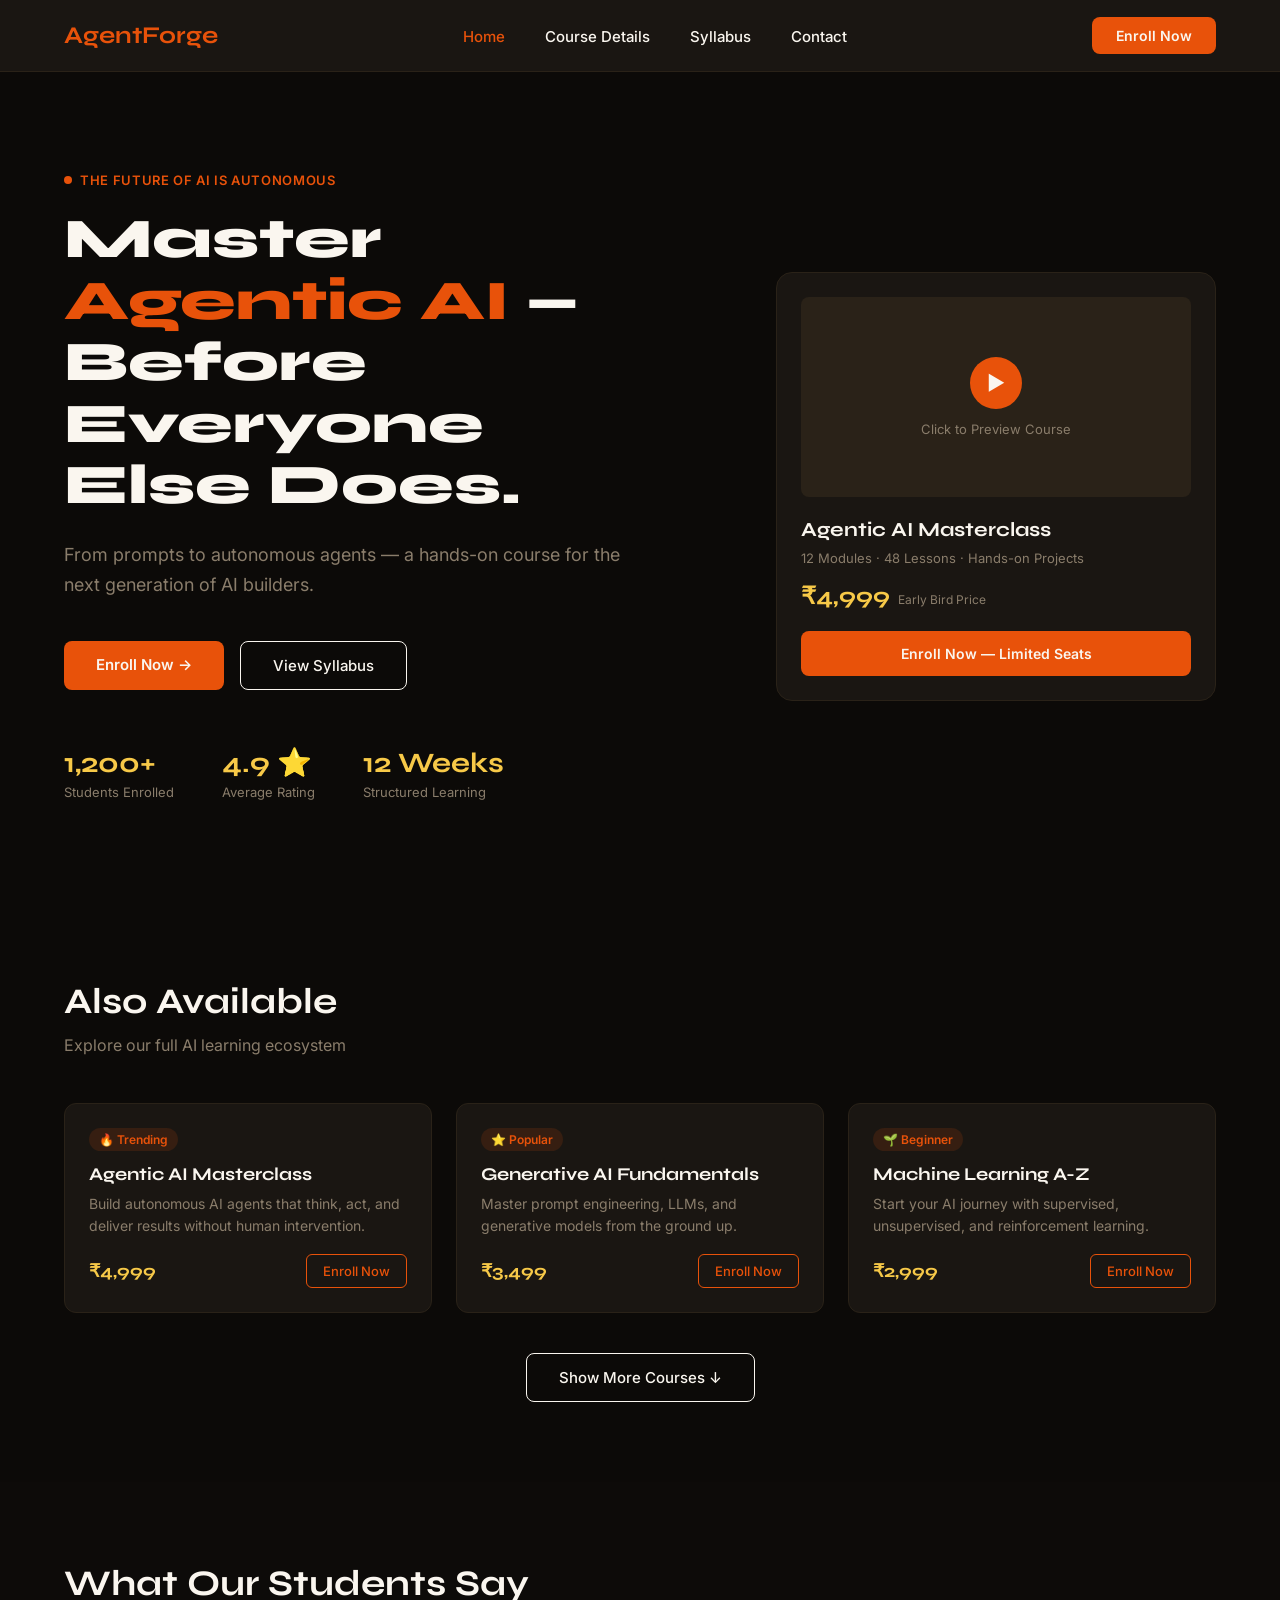
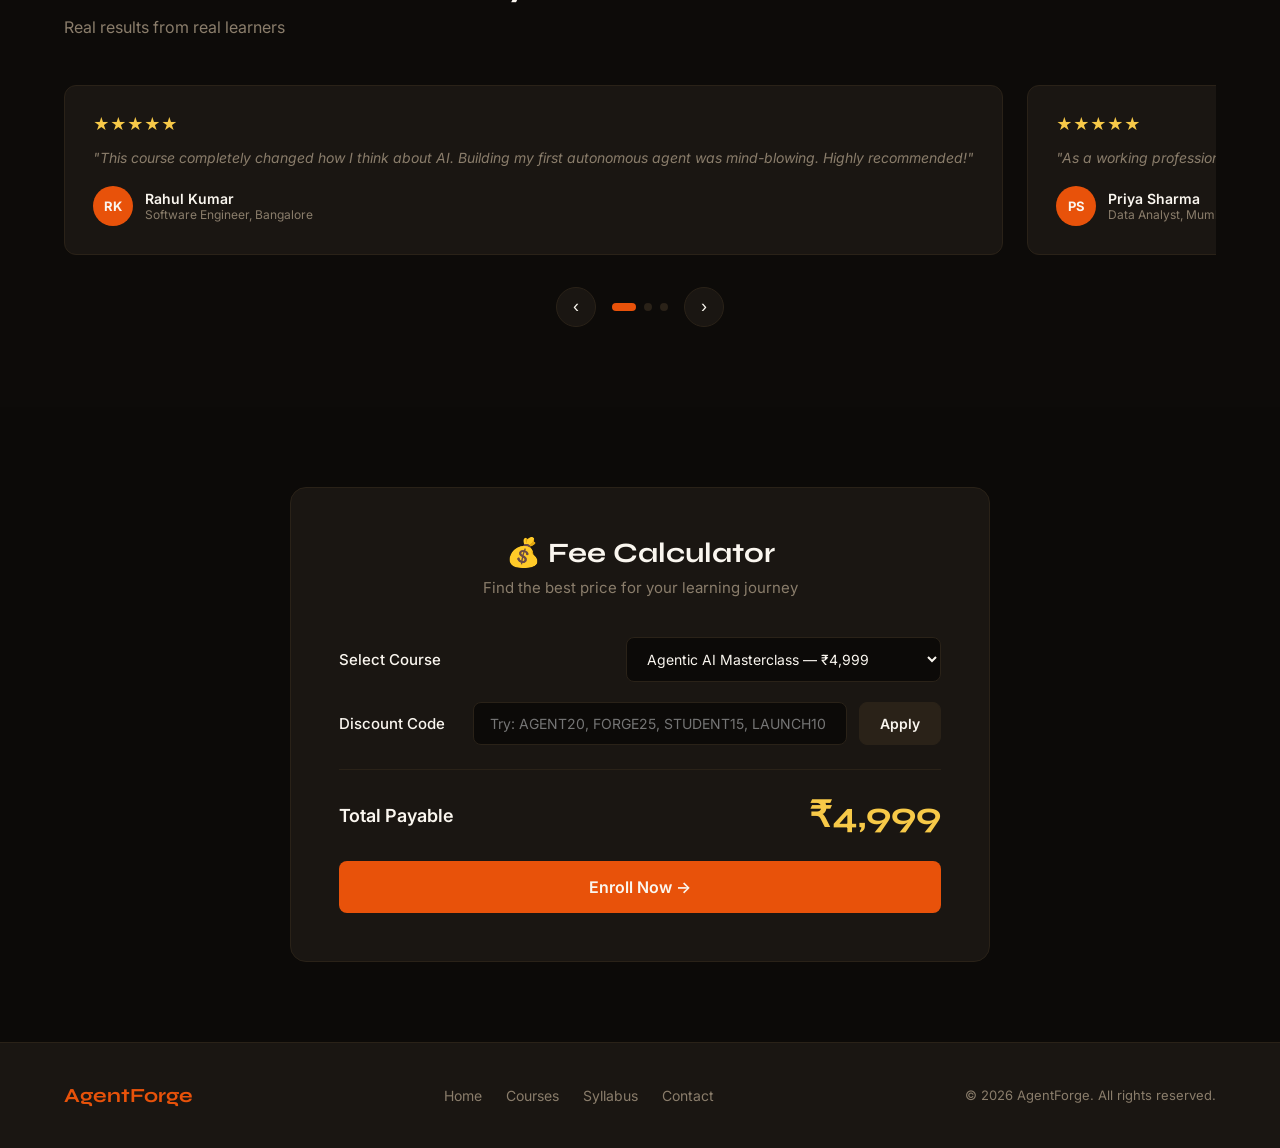
<file: index.html>
<!DOCTYPE html>
<html lang="en">
<head>
<meta charset="UTF-8">
<meta name="viewport" content="width=device-width, initial-scale=1.0">
<title>AgentForge - Master Agentic AI</title>
<link rel="stylesheet" href="style.css">
<style>
/* HERO */
.hero { min-height: calc(100vh - 72px); padding: 80px 64px; display: grid; grid-template-columns: 1fr 440px; gap: 60px; align-items: center; }
.hero-tag { color: #E8520A; font-size: 13px; font-weight: 600; letter-spacing: 0.05em; text-transform: uppercase; margin-bottom: 20px; display: flex; align-items: center; gap: 8px; }
.hero-tag::before { content: ''; width: 8px; height: 8px; background: #E8520A; border-radius: 50%; display: inline-block; animation: pulse 2s infinite; }
@keyframes pulse { 0%,100%{opacity:1;} 50%{opacity:0.3;} }
.hero h1 { font-family: 'Syne', sans-serif; font-size: 56px; font-weight: 800; line-height: 1.1; margin-bottom: 24px; }
.hero h1 span { color: #E8520A; }
.hero-sub { color: #8A7D6B; font-size: 18px; line-height: 1.7; margin-bottom: 40px; max-width: 560px; }
.hero-buttons { display: flex; gap: 16px; margin-bottom: 56px; flex-wrap: wrap; }
.stats { display: flex; gap: 48px; flex-wrap: wrap; }
.stat-num { font-family: 'Syne', sans-serif; font-size: 28px; font-weight: 700; color: #F7C948; }
.stat-label { font-size: 13px; color: #8A7D6B; margin-top: 4px; }

/* COURSE CARD */
.course-card { background: #1A1612; border-radius: 16px; padding: 24px; border: 1px solid #2A2218; }
.card-preview { background: #2A2218; border-radius: 8px; height: 200px; display: flex; align-items: center; justify-content: center; margin-bottom: 20px; flex-direction: column; gap: 12px; cursor: pointer; transition: background 0.2s; }
.card-preview:hover { background: #332b1e; }
.play-btn { width: 52px; height: 52px; background: #E8520A; border-radius: 50%; display: flex; align-items: center; justify-content: center; font-size: 20px; transition: transform 0.2s; }
.card-preview:hover .play-btn { transform: scale(1.1); }
.preview-text { color: #8A7D6B; font-size: 13px; }
.card-title { font-family: 'Syne', sans-serif; font-size: 20px; font-weight: 700; margin-bottom: 8px; }
.card-meta { color: #8A7D6B; font-size: 13px; margin-bottom: 16px; }
.card-price-row { display: flex; align-items: baseline; gap: 8px; margin-bottom: 20px; }
.card-price { font-family: 'Syne', sans-serif; font-size: 24px; font-weight: 700; color: #F7C948; }
.card-price-label { font-size: 12px; color: #8A7D6B; }
.card-enroll { width: 100%; background: #E8520A; color: #FAF6EF; border: none; padding: 14px; border-radius: 8px; font-size: 14px; font-weight: 600; cursor: pointer; font-family: 'Inter', sans-serif; transition: opacity 0.2s; }
.card-enroll:hover { opacity: 0.85; }

/* COURSES GRID */
.cards-grid { display: grid; grid-template-columns: repeat(3, 1fr); gap: 24px; }
.mini-card { background: #1A1612; border-radius: 12px; padding: 24px; border: 1px solid #2A2218; transition: border-color 0.2s, transform 0.2s; }
.mini-card:hover { border-color: #E8520A; transform: translateY(-4px); }
.mini-card-tag { background: #E8520A22; color: #E8520A; font-size: 12px; font-weight: 600; padding: 4px 10px; border-radius: 20px; display: inline-block; margin-bottom: 12px; }
.mini-card-title { font-family: 'Syne', sans-serif; font-size: 18px; font-weight: 700; margin-bottom: 8px; }
.mini-card-desc { color: #8A7D6B; font-size: 14px; line-height: 1.6; margin-bottom: 16px; }
.mini-card-footer { display: flex; justify-content: space-between; align-items: center; }
.mini-card-price { font-family: 'Syne', sans-serif; font-size: 18px; font-weight: 700; color: #F7C948; }
.mini-card-btn { background: transparent; color: #E8520A; border: 1px solid #E8520A; padding: 8px 16px; border-radius: 6px; font-size: 13px; font-weight: 500; cursor: pointer; font-family: 'Inter', sans-serif; transition: all 0.2s; text-decoration: none; display: inline-block; }
.mini-card-btn:hover { background: #E8520A; color: #FAF6EF; }

/* SHOW MORE/LESS */
.show-more-section { text-align: center; margin-top: 40px; }
.hidden-cards { display: none; }
.hidden-cards.visible { display: grid; grid-template-columns: repeat(3,1fr); gap: 24px; margin-top: 24px; }

/* TESTIMONIALS */
.testimonials-section { padding: 80px 64px; background: #0D0B09; }
.slider-wrapper { overflow: hidden; position: relative; }
.slider-track { display: flex; transition: transform 0.5s cubic-bezier(0.25,0.46,0.45,0.94); }
.testimonial-card { background: #1A1612; border-radius: 12px; padding: 28px; border: 1px solid #2A2218; min-width: calc(33.33% - 16px); margin-right: 24px; flex-shrink: 0; }
.stars { color: #F7C948; font-size: 16px; margin-bottom: 12px; }
.testimonial-text { color: #8A7D6B; font-size: 14px; line-height: 1.7; margin-bottom: 16px; font-style: italic; }
.testimonial-author { display: flex; align-items: center; gap: 12px; }
.author-avatar { width: 40px; height: 40px; background: #E8520A; border-radius: 50%; display: flex; align-items: center; justify-content: center; font-size: 13px; font-weight: 700; color: #FAF6EF; flex-shrink: 0; }
.author-name { font-size: 14px; font-weight: 600; }
.author-role { font-size: 12px; color: #8A7D6B; }
.slider-controls { display: flex; justify-content: center; align-items: center; gap: 16px; margin-top: 32px; }
.slider-btn { background: #1A1612; border: 1px solid #2A2218; color: #FAF6EF; width: 40px; height: 40px; border-radius: 50%; cursor: pointer; font-size: 18px; transition: all 0.2s; display: flex; align-items: center; justify-content: center; }
.slider-btn:hover { background: #E8520A; border-color: #E8520A; }
.dots { display: flex; gap: 8px; align-items: center; }
.dot { width: 8px; height: 8px; border-radius: 50%; background: #2A2218; cursor: pointer; border: none; transition: all 0.3s; }
.dot.active { background: #E8520A; width: 24px; border-radius: 4px; }

/* FEE CALCULATOR */
.calculator-section { padding: 80px 64px; }
.calc-box { background: #1A1612; border-radius: 16px; padding: 48px; max-width: 700px; margin: 0 auto; border: 1px solid #2A2218; }
.calc-title { font-family: 'Syne', sans-serif; font-size: 28px; font-weight: 700; margin-bottom: 8px; text-align: center; }
.calc-sub { color: #8A7D6B; font-size: 15px; text-align: center; margin-bottom: 40px; }
.calc-row { display: flex; justify-content: space-between; align-items: center; margin-bottom: 20px; flex-wrap: wrap; gap: 12px; }
.calc-label { font-size: 15px; color: #FAF6EF; font-weight: 500; }
.calc-select { background: #0C0A08; color: #FAF6EF; border: 1px solid #2A2218; padding: 12px 16px; border-radius: 8px; font-size: 14px; font-family: 'Inter', sans-serif; cursor: pointer; min-width: 280px; }
.calc-select:focus { outline: none; border-color: #E8520A; }
.discount-row { display: flex; gap: 12px; flex: 1; margin-left: 16px; }
.discount-input { background: #0C0A08; color: #FAF6EF; border: 1px solid #2A2218; padding: 12px 16px; border-radius: 8px; font-size: 14px; font-family: 'Inter', sans-serif; flex: 1; }
.discount-input:focus { outline: none; border-color: #E8520A; }
.apply-btn { background: #2A2218; color: #FAF6EF; border: 1px solid #2A2218; padding: 12px 20px; border-radius: 8px; font-size: 14px; font-weight: 600; cursor: pointer; font-family: 'Inter', sans-serif; transition: all 0.2s; white-space: nowrap; }
.apply-btn:hover { background: #E8520A; border-color: #E8520A; }
.calc-divider { border: none; border-top: 1px solid #2A2218; margin: 24px 0; }
.calc-total-row { display: flex; justify-content: space-between; align-items: center; }
.calc-total-label { font-size: 18px; font-weight: 600; }
.calc-total-price { font-family: 'Syne', sans-serif; font-size: 36px; font-weight: 700; color: #F7C948; transition: all 0.3s; }
.calc-enroll-btn { width: 100%; background: #E8520A; color: #FAF6EF; border: none; padding: 16px; border-radius: 8px; font-size: 16px; font-weight: 600; cursor: pointer; font-family: 'Inter', sans-serif; margin-top: 24px; transition: opacity 0.2s; }
.calc-enroll-btn:hover { opacity: 0.85; }
.badge { border-radius: 8px; padding: 12px 16px; margin-top: 16px; text-align: center; font-size: 14px; font-weight: 500; display: none; }
.savings-badge { background: #E8520A15; border: 1px solid #E8520A44; color: #E8520A; }
.error-badge { background: #ff444415; border: 1px solid #ff444444; color: #ff6b6b; }
</style>
</head>
<body>

<nav>
  <a href="index.html" class="logo">AgentForge</a>
  <ul class="nav-links">
    <li><a href="index.html" class="active">Home</a></li>
    <li><a href="course-details.html">Course Details</a></li>
    <li><a href="syllabus.html">Syllabus</a></li>
    <li><a href="contact.html">Contact</a></li>
  </ul>
  <a href="course-details.html" class="btn-nav">Enroll Now</a>
</nav>

<!-- HERO -->
<section class="hero">
  <div>
    <div class="hero-tag">The Future of AI is Autonomous</div>
    <h1>Master <span>Agentic AI</span> —<br>Before Everyone<br>Else Does.</h1>
    <p class="hero-sub">From prompts to autonomous agents — a hands-on course for the next generation of AI builders.</p>
    <div class="hero-buttons">
      <a href="course-details.html" class="btn-primary">Enroll Now →</a>
      <a href="syllabus.html" class="btn-outline">View Syllabus</a>
    </div>
    <div class="stats">
      <div><div class="stat-num">1,200+</div><div class="stat-label">Students Enrolled</div></div>
      <div><div class="stat-num">4.9 ⭐</div><div class="stat-label">Average Rating</div></div>
      <div><div class="stat-num">12 Weeks</div><div class="stat-label">Structured Learning</div></div>
    </div>
  </div>
  <div class="course-card">
    <div class="card-preview" onclick="showPreview()">
      <div class="play-btn">▶</div>
      <span class="preview-text">Click to Preview Course</span>
    </div>
    <div class="card-title">Agentic AI Masterclass</div>
    <div class="card-meta">12 Modules · 48 Lessons · Hands-on Projects</div>
    <div class="card-price-row">
      <span class="card-price">₹4,999</span>
      <span class="card-price-label">Early Bird Price</span>
    </div>
    <button class="card-enroll" onclick="window.location.href='course-details.html'">Enroll Now — Limited Seats</button>
  </div>
</section>

<!-- COURSES -->
<section class="section">
  <div class="section-title">Also Available</div>
  <div class="section-sub">Explore our full AI learning ecosystem</div>
  <div class="cards-grid">
    <div class="mini-card">
      <span class="mini-card-tag">🔥 Trending</span>
      <div class="mini-card-title">Agentic AI Masterclass</div>
      <div class="mini-card-desc">Build autonomous AI agents that think, act, and deliver results without human intervention.</div>
      <div class="mini-card-footer">
        <span class="mini-card-price">₹4,999</span>
        <a href="course-details.html" class="mini-card-btn">Enroll Now</a>
      </div>
    </div>
    <div class="mini-card">
      <span class="mini-card-tag">⭐ Popular</span>
      <div class="mini-card-title">Generative AI Fundamentals</div>
      <div class="mini-card-desc">Master prompt engineering, LLMs, and generative models from the ground up.</div>
      <div class="mini-card-footer">
        <span class="mini-card-price">₹3,499</span>
        <a href="course-details.html" class="mini-card-btn">Enroll Now</a>
      </div>
    </div>
    <div class="mini-card">
      <span class="mini-card-tag">🌱 Beginner</span>
      <div class="mini-card-title">Machine Learning A-Z</div>
      <div class="mini-card-desc">Start your AI journey with supervised, unsupervised, and reinforcement learning.</div>
      <div class="mini-card-footer">
        <span class="mini-card-price">₹2,999</span>
        <a href="course-details.html" class="mini-card-btn">Enroll Now</a>
      </div>
    </div>
  </div>
  <div class="hidden-cards" id="hiddenCards">
    <div class="mini-card">
      <span class="mini-card-tag">🧠 Advanced</span>
      <div class="mini-card-title">LLM Fine-Tuning Masterclass</div>
      <div class="mini-card-desc">Learn to fine-tune large language models for custom use cases and production deployment.</div>
      <div class="mini-card-footer">
        <span class="mini-card-price">₹5,999</span>
        <a href="course-details.html" class="mini-card-btn">Enroll Now</a>
      </div>
    </div>
    <div class="mini-card">
      <span class="mini-card-tag">🔧 Practical</span>
      <div class="mini-card-title">AI Automation with n8n</div>
      <div class="mini-card-desc">Build powerful AI workflows and automations without writing a single line of code.</div>
      <div class="mini-card-footer">
        <span class="mini-card-price">₹1,999</span>
        <a href="course-details.html" class="mini-card-btn">Enroll Now</a>
      </div>
    </div>
    <div class="mini-card">
      <span class="mini-card-tag">📊 Data</span>
      <div class="mini-card-title">AI for Data Scientists</div>
      <div class="mini-card-desc">Integrate cutting-edge AI techniques into your existing data science workflows.</div>
      <div class="mini-card-footer">
        <span class="mini-card-price">₹3,999</span>
        <a href="course-details.html" class="mini-card-btn">Enroll Now</a>
      </div>
    </div>
  </div>
  <div class="show-more-section">
    <button class="btn-outline" id="showMoreBtn" onclick="toggleCourses()">Show More Courses ↓</button>
  </div>
</section>

<!-- TESTIMONIALS -->
<section class="testimonials-section">
  <div class="section-title">What Our Students Say</div>
  <div class="section-sub">Real results from real learners</div>
  <div class="slider-wrapper">
    <div class="slider-track" id="sliderTrack">
      <div class="testimonial-card"><div class="stars">★★★★★</div><p class="testimonial-text">"This course completely changed how I think about AI. Building my first autonomous agent was mind-blowing. Highly recommended!"</p><div class="testimonial-author"><div class="author-avatar">RK</div><div><div class="author-name">Rahul Kumar</div><div class="author-role">Software Engineer, Bangalore</div></div></div></div>
      <div class="testimonial-card"><div class="stars">★★★★★</div><p class="testimonial-text">"As a working professional, the 12-week format was perfect. I could learn without compromising my job."</p><div class="testimonial-author"><div class="author-avatar">PS</div><div><div class="author-name">Priya Sharma</div><div class="author-role">Data Analyst, Mumbai</div></div></div></div>
      <div class="testimonial-card"><div class="stars">★★★★★</div><p class="testimonial-text">"The hands-on projects made all the difference. I deployed my first AI agent to production within 3 weeks!"</p><div class="testimonial-author"><div class="author-avatar">AM</div><div><div class="author-name">Aryan Mehta</div><div class="author-role">CS Student, Ahmedabad</div></div></div></div>
      <div class="testimonial-card"><div class="stars">★★★★★</div><p class="testimonial-text">"The depth of content on agentic systems is unmatched. This is the only course that goes beyond theory into real deployment."</p><div class="testimonial-author"><div class="author-avatar">SJ</div><div><div class="author-name">Sneha Joshi</div><div class="author-role">AI Researcher, Pune</div></div></div></div>
      <div class="testimonial-card"><div class="stars">★★★★★</div><p class="testimonial-text">"Even as a non-engineer, I was able to follow along and build my own AI workflows. The instructors are incredibly supportive."</p><div class="testimonial-author"><div class="author-avatar">VP</div><div><div class="author-name">Vikram Patel</div><div class="author-role">Product Manager, Delhi</div></div></div></div>
    </div>
  </div>
  <div class="slider-controls">
    <button class="slider-btn" onclick="moveSlider(-1)">‹</button>
    <div class="dots" id="dots"></div>
    <button class="slider-btn" onclick="moveSlider(1)">›</button>
  </div>
</section>

<!-- FEE CALCULATOR -->
<section class="calculator-section">
  <div class="calc-box">
    <div class="calc-title">💰 Fee Calculator</div>
    <div class="calc-sub">Find the best price for your learning journey</div>
    <div class="calc-row">
      <span class="calc-label">Select Course</span>
      <select class="calc-select" id="courseSelect" onchange="updateBase()">
        <option value="4999">Agentic AI Masterclass — ₹4,999</option>
        <option value="3499">Generative AI Fundamentals — ₹3,499</option>
        <option value="2999">Machine Learning A-Z — ₹2,999</option>
        <option value="5999">LLM Fine-Tuning Masterclass — ₹5,999</option>
        <option value="1999">AI Automation with n8n — ₹1,999</option>
      </select>
    </div>
    <div class="calc-row">
      <span class="calc-label">Discount Code</span>
      <div class="discount-row">
        <input type="text" class="discount-input" id="discountInput" placeholder="Try: AGENT20, FORGE25, STUDENT15, LAUNCH10">
        <button class="apply-btn" onclick="applyDiscount()">Apply</button>
      </div>
    </div>
    <hr class="calc-divider">
    <div class="calc-total-row">
      <span class="calc-total-label">Total Payable</span>
      <span class="calc-total-price" id="totalPrice">₹4,999</span>
    </div>
    <div class="badge savings-badge" id="savingsBadge"></div>
    <div class="badge error-badge" id="errorBadge"></div>
    <button class="calc-enroll-btn" onclick="enrollNow()">Enroll Now →</button>
  </div>
</section>

<footer>
  <div class="footer-logo">AgentForge</div>
  <div class="footer-links">
    <a href="index.html">Home</a>
    <a href="course-details.html">Courses</a>
    <a href="syllabus.html">Syllabus</a>
    <a href="contact.html">Contact</a>
  </div>
  <div class="footer-text">© 2026 AgentForge. All rights reserved.</div>
</footer>

<div class="toast" id="toast"></div>

<script>
// TOAST
function showToast(msg, type='success') {
  const t = document.getElementById('toast');
  t.textContent = msg;
  t.className = 'toast ' + type + ' show';
  setTimeout(() => t.className = 'toast', 3000);
}

// SHOW MORE/LESS
let showingMore = false;
function toggleCourses() {
  showingMore = !showingMore;
  const hidden = document.getElementById('hiddenCards');
  const btn = document.getElementById('showMoreBtn');
  hidden.className = showingMore ? 'hidden-cards visible' : 'hidden-cards';
  btn.textContent = showingMore ? 'Show Less ↑' : 'Show More Courses ↓';
}

// PREVIEW
function showPreview() {
  showToast('🎬 Course preview coming soon! Enroll to get full access.');
}

// FEE CALCULATOR
const discountCodes = { 'AGENT20': 20, 'FORGE25': 25, 'STUDENT15': 15, 'LAUNCH10': 10 };
let appliedDiscount = 0;

function updateBase() {
  appliedDiscount = 0;
  document.getElementById('discountInput').value = '';
  document.getElementById('savingsBadge').style.display = 'none';
  document.getElementById('errorBadge').style.display = 'none';
  const base = parseInt(document.getElementById('courseSelect').value);
  document.getElementById('totalPrice').textContent = '₹' + base.toLocaleString('en-IN');
}

function applyDiscount() {
  const code = document.getElementById('discountInput').value.toUpperCase().trim();
  const base = parseInt(document.getElementById('courseSelect').value);
  const savings = document.getElementById('savingsBadge');
  const error = document.getElementById('errorBadge');
  if (!code) {
    error.style.display = 'block'; error.textContent = '⚠️ Please enter a discount code first';
    savings.style.display = 'none'; return;
  }
  if (discountCodes[code]) {
    appliedDiscount = discountCodes[code];
    const final = Math.round(base - (base * appliedDiscount / 100));
    const saved = base - final;
    document.getElementById('totalPrice').textContent = '₹' + final.toLocaleString('en-IN');
    savings.style.display = 'block';
    savings.textContent = '🎉 ' + appliedDiscount + '% off applied! You save ₹' + saved.toLocaleString('en-IN');
    error.style.display = 'none';
    showToast('✅ Discount code applied successfully!');
  } else {
    appliedDiscount = 0;
    error.style.display = 'block';
    error.textContent = '❌ Invalid code. Valid codes: AGENT20, FORGE25, STUDENT15, LAUNCH10';
    savings.style.display = 'none';
    showToast('❌ Invalid discount code', 'error');
  }
}

function enrollNow() {
  const price = document.getElementById('totalPrice').textContent;
  const course = document.getElementById('courseSelect').options[document.getElementById('courseSelect').selectedIndex].text.split('—')[0].trim();
  showToast('🚀 Enrolling in ' + course + ' at ' + price + '! Redirecting...');
  setTimeout(() => window.location.href = 'course-details.html', 1500);
}

// SLIDER
let currentSlide = 0;
const totalSlides = 5;
const visibleSlides = 3;
const maxSlide = totalSlides - visibleSlides;
let autoSlide;

function initDots() {
  const dots = document.getElementById('dots');
  dots.innerHTML = '';
  for (let i = 0; i <= maxSlide; i++) {
    const dot = document.createElement('button');
    dot.className = 'dot' + (i === 0 ? ' active' : '');
    dot.onclick = () => goToSlide(i);
    dots.appendChild(dot);
  }
}

function goToSlide(index) {
  currentSlide = Math.max(0, Math.min(index, maxSlide));
  const track = document.getElementById('sliderTrack');
  const cardWidth = document.querySelector('.testimonial-card').offsetWidth + 24;
  track.style.transform = `translateX(-${currentSlide * cardWidth}px)`;
  document.querySelectorAll('.dot').forEach((d, i) => d.classList.toggle('active', i === currentSlide));
}

function moveSlider(dir) {
  let next = currentSlide + dir;
  if (next < 0) next = maxSlide;
  if (next > maxSlide) next = 0;
  goToSlide(next);
  clearInterval(autoSlide);
  autoSlide = setInterval(() => goToSlide(currentSlide + 1 > maxSlide ? 0 : currentSlide + 1), 4000);
}

initDots();
autoSlide = setInterval(() => goToSlide(currentSlide + 1 > maxSlide ? 0 : currentSlide + 1), 4000);
</script>
</body>
</html>
</file>
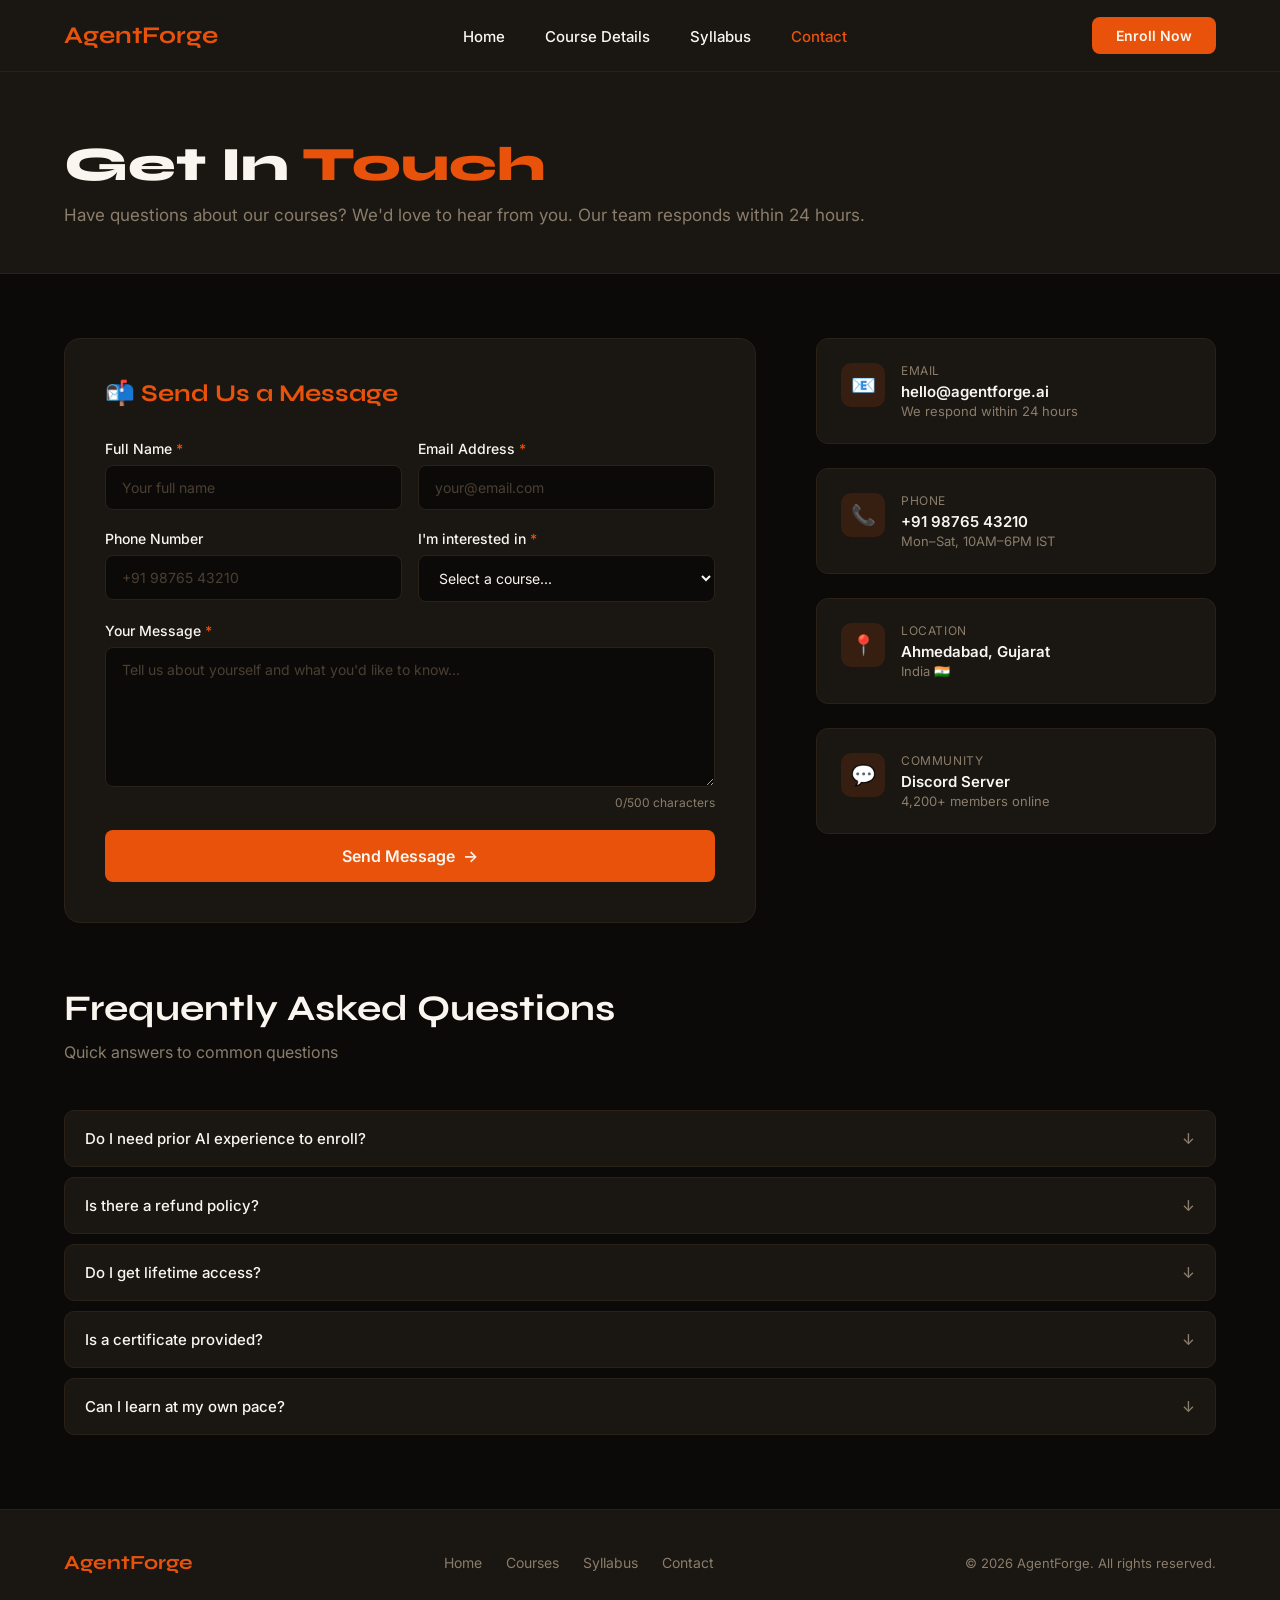
<file: contact.html>
<!DOCTYPE html>
<html lang="en">
<head>
<meta charset="UTF-8">
<meta name="viewport" content="width=device-width, initial-scale=1.0">
<title>AgentForge - Contact</title>
<link rel="stylesheet" href="style.css">
<style>
.contact-header { padding: 64px 64px 48px; background: #1A1612; border-bottom: 1px solid #2A2218; }
.contact-header h1 { font-family: 'Syne', sans-serif; font-size: 48px; font-weight: 800; margin-bottom: 12px; }
.contact-header h1 span { color: #E8520A; }
.contact-header p { color: #8A7D6B; font-size: 17px; }

.contact-body { padding: 64px; display: grid; grid-template-columns: 1fr 400px; gap: 60px; }

/* FORM */
.form-box { background: #1A1612; border-radius: 16px; padding: 40px; border: 1px solid #2A2218; }
.form-title { font-family: 'Syne', sans-serif; font-size: 24px; font-weight: 700; margin-bottom: 32px; color: #E8520A; }
.form-group { margin-bottom: 20px; }
.form-label { display: block; font-size: 14px; font-weight: 500; color: #FAF6EF; margin-bottom: 8px; }
.form-label span { color: #E8520A; }
.form-input { width: 100%; background: #0C0A08; color: #FAF6EF; border: 1px solid #2A2218; padding: 13px 16px; border-radius: 8px; font-size: 14px; font-family: 'Inter', sans-serif; transition: border-color 0.2s; }
.form-input:focus { outline: none; border-color: #E8520A; }
.form-input::placeholder { color: #4A3F33; }
.form-textarea { width: 100%; background: #0C0A08; color: #FAF6EF; border: 1px solid #2A2218; padding: 13px 16px; border-radius: 8px; font-size: 14px; font-family: 'Inter', sans-serif; resize: vertical; min-height: 140px; transition: border-color 0.2s; }
.form-textarea:focus { outline: none; border-color: #E8520A; }
.form-textarea::placeholder { color: #4A3F33; }
.form-row { display: grid; grid-template-columns: 1fr 1fr; gap: 16px; }
.form-select { width: 100%; background: #0C0A08; color: #FAF6EF; border: 1px solid #2A2218; padding: 13px 16px; border-radius: 8px; font-size: 14px; font-family: 'Inter', sans-serif; cursor: pointer; }
.form-select:focus { outline: none; border-color: #E8520A; }
.submit-btn { width: 100%; background: #E8520A; color: #FAF6EF; border: none; padding: 16px; border-radius: 8px; font-size: 16px; font-weight: 600; cursor: pointer; font-family: 'Inter', sans-serif; margin-top: 8px; transition: opacity 0.2s; display: flex; align-items: center; justify-content: center; gap: 8px; }
.submit-btn:hover { opacity: 0.85; }
.char-count { font-size: 12px; color: #8A7D6B; text-align: right; margin-top: 4px; }
.error-msg { color: #ff6b6b; font-size: 12px; margin-top: 4px; display: none; }

/* SUCCESS STATE */
.success-state { display: none; text-align: center; padding: 40px; }
.success-icon { font-size: 64px; margin-bottom: 20px; }
.success-title { font-family: 'Syne', sans-serif; font-size: 28px; font-weight: 700; margin-bottom: 12px; color: #E8520A; }
.success-text { color: #8A7D6B; font-size: 16px; line-height: 1.6; margin-bottom: 32px; }

/* CONTACT INFO */
.contact-info { display: flex; flex-direction: column; gap: 24px; }
.info-card { background: #1A1612; border-radius: 12px; padding: 24px; border: 1px solid #2A2218; display: flex; gap: 16px; align-items: flex-start; transition: border-color 0.2s; }
.info-card:hover { border-color: #E8520A44; }
.info-icon { width: 44px; height: 44px; background: #E8520A22; border-radius: 10px; display: flex; align-items: center; justify-content: center; font-size: 20px; flex-shrink: 0; }
.info-label { font-size: 12px; color: #8A7D6B; text-transform: uppercase; letter-spacing: 0.05em; margin-bottom: 4px; }
.info-value { font-size: 15px; font-weight: 600; margin-bottom: 2px; }
.info-sub { font-size: 13px; color: #8A7D6B; }

/* FAQ */
.faq-section { padding: 0 64px 64px; }
.faq-item { background: #1A1612; border-radius: 10px; margin-bottom: 10px; border: 1px solid #2A2218; overflow: hidden; }
.faq-question { padding: 18px 20px; display: flex; justify-content: space-between; align-items: center; cursor: pointer; font-size: 15px; font-weight: 500; transition: color 0.2s; }
.faq-question:hover { color: #E8520A; }
.faq-arrow { color: #8A7D6B; transition: transform 0.3s; flex-shrink: 0; }
.faq-item.open .faq-arrow { transform: rotate(180deg); color: #E8520A; }
.faq-answer { display: none; padding: 0 20px 18px; color: #8A7D6B; font-size: 14px; line-height: 1.7; }
.faq-item.open .faq-answer { display: block; animation: fadeIn 0.2s ease; }
@keyframes fadeIn { from{opacity:0;}to{opacity:1;} }
</style>
</head>
<body>

<nav>
  <a href="index.html" class="logo">AgentForge</a>
  <ul class="nav-links">
    <li><a href="index.html">Home</a></li>
    <li><a href="course-details.html">Course Details</a></li>
    <li><a href="syllabus.html">Syllabus</a></li>
    <li><a href="contact.html" class="active">Contact</a></li>
  </ul>
  <a href="course-details.html" class="btn-nav">Enroll Now</a>
</nav>

<!-- HEADER -->
<div class="contact-header">
  <h1>Get In <span>Touch</span></h1>
  <p>Have questions about our courses? We'd love to hear from you. Our team responds within 24 hours.</p>
</div>

<div class="contact-body">
  <!-- FORM -->
  <div class="form-box" id="formBox">
    <div class="form-title">📬 Send Us a Message</div>

    <div class="form-row">
      <div class="form-group">
        <label class="form-label">Full Name <span>*</span></label>
        <input type="text" class="form-input" id="fullName" placeholder="Your full name">
        <div class="error-msg" id="nameError">Please enter your full name</div>
      </div>
      <div class="form-group">
        <label class="form-label">Email Address <span>*</span></label>
        <input type="email" class="form-input" id="email" placeholder="your@email.com">
        <div class="error-msg" id="emailError">Please enter a valid email</div>
      </div>
    </div>

    <div class="form-row">
      <div class="form-group">
        <label class="form-label">Phone Number</label>
        <input type="tel" class="form-input" id="phone" placeholder="+91 98765 43210">
      </div>
      <div class="form-group">
        <label class="form-label">I'm interested in <span>*</span></label>
        <select class="form-select" id="subject">
          <option value="">Select a course...</option>
          <option value="agentic">Agentic AI Masterclass</option>
          <option value="genai">Generative AI Fundamentals</option>
          <option value="ml">Machine Learning A-Z</option>
          <option value="llm">LLM Fine-Tuning</option>
          <option value="other">Other / General Query</option>
        </select>
        <div class="error-msg" id="subjectError">Please select a subject</div>
      </div>
    </div>

    <div class="form-group">
      <label class="form-label">Your Message <span>*</span></label>
      <textarea class="form-textarea" id="message" placeholder="Tell us about yourself and what you'd like to know..." oninput="updateCharCount()"></textarea>
      <div class="char-count"><span id="charCount">0</span>/500 characters</div>
      <div class="error-msg" id="messageError">Please enter your message (min 20 characters)</div>
    </div>

    <button class="submit-btn" onclick="submitForm()">
      <span>Send Message</span> <span>→</span>
    </button>
  </div>

  <!-- SUCCESS STATE (hidden initially) -->
  <div class="success-state" id="successState">
    <div class="success-icon">🎉</div>
    <div class="success-title">Message Sent!</div>
    <p class="success-text">Thank you for reaching out! Our team will get back to you within 24 hours.<br><br>In the meantime, why not check out our course syllabus?</p>
    <div style="display:flex;gap:12px;justify-content:center;flex-wrap:wrap;">
      <a href="syllabus.html" class="btn-primary">View Syllabus →</a>
      <button class="btn-outline" onclick="resetForm()">Send Another</button>
    </div>
  </div>

  <!-- CONTACT INFO -->
  <div class="contact-info">
    <div class="info-card">
      <div class="info-icon">📧</div>
      <div>
        <div class="info-label">Email</div>
        <div class="info-value">hello@agentforge.ai</div>
        <div class="info-sub">We respond within 24 hours</div>
      </div>
    </div>
    <div class="info-card">
      <div class="info-icon">📞</div>
      <div>
        <div class="info-label">Phone</div>
        <div class="info-value">+91 98765 43210</div>
        <div class="info-sub">Mon–Sat, 10AM–6PM IST</div>
      </div>
    </div>
    <div class="info-card">
      <div class="info-icon">📍</div>
      <div>
        <div class="info-label">Location</div>
        <div class="info-value">Ahmedabad, Gujarat</div>
        <div class="info-sub">India 🇮🇳</div>
      </div>
    </div>
    <div class="info-card">
      <div class="info-icon">💬</div>
      <div>
        <div class="info-label">Community</div>
        <div class="info-value">Discord Server</div>
        <div class="info-sub">4,200+ members online</div>
      </div>
    </div>
  </div>
</div>

<!-- FAQ -->
<section class="faq-section">
  <div class="section-title">Frequently Asked Questions</div>
  <div class="section-sub">Quick answers to common questions</div>

  <div class="faq-item" id="faq1">
    <div class="faq-question" onclick="toggleFaq('faq1')">
      Do I need prior AI experience to enroll? <span class="faq-arrow">↓</span>
    </div>
    <div class="faq-answer">Basic Python knowledge is all you need! We start from AI fundamentals and build up to advanced agentic systems step by step. No prior AI or ML experience required.</div>
  </div>

  <div class="faq-item" id="faq2">
    <div class="faq-question" onclick="toggleFaq('faq2')">
      Is there a refund policy? <span class="faq-arrow">↓</span>
    </div>
    <div class="faq-answer">Yes! We offer a 7-day no-questions-asked refund policy. If you're not satisfied with the course within the first 7 days, we'll refund your full payment.</div>
  </div>

  <div class="faq-item" id="faq3">
    <div class="faq-question" onclick="toggleFaq('faq3')">
      Do I get lifetime access? <span class="faq-arrow">↓</span>
    </div>
    <div class="faq-answer">Absolutely! Once enrolled, you get lifetime access to all course materials, future updates, and new content we add to the curriculum.</div>
  </div>

  <div class="faq-item" id="faq4">
    <div class="faq-question" onclick="toggleFaq('faq4')">
      Is a certificate provided? <span class="faq-arrow">↓</span>
    </div>
    <div class="faq-answer">Yes! Upon completing the course and all projects, you'll receive an industry-recognized certificate from AgentForge that you can add to your LinkedIn profile and resume.</div>
  </div>

  <div class="faq-item" id="faq5">
    <div class="faq-question" onclick="toggleFaq('faq5')">
      Can I learn at my own pace? <span class="faq-arrow">↓</span>
    </div>
    <div class="faq-answer">Yes! The course is completely self-paced. The 12-week structure is a recommendation, but you can take as much time as you need. Your access never expires.</div>
  </div>
</section>

<footer>
  <div class="footer-logo">AgentForge</div>
  <div class="footer-links">
    <a href="index.html">Home</a>
    <a href="course-details.html">Courses</a>
    <a href="syllabus.html">Syllabus</a>
    <a href="contact.html">Contact</a>
  </div>
  <div class="footer-text">© 2026 AgentForge. All rights reserved.</div>
</footer>

<div class="toast" id="toast"></div>

<script>
function showToast(msg, type='success') {
  const t = document.getElementById('toast');
  t.textContent = msg;
  t.className = 'toast ' + type + ' show';
  setTimeout(() => t.className = 'toast', 4000);
}

function updateCharCount() {
  const msg = document.getElementById('message').value;
  document.getElementById('charCount').textContent = msg.length;
  if (msg.length > 500) {
    document.getElementById('message').value = msg.substring(0, 500);
    document.getElementById('charCount').textContent = 500;
  }
}

function validateEmail(email) {
  return /^[^\s@]+@[^\s@]+\.[^\s@]+$/.test(email);
}

function showError(id, msg) {
  const el = document.getElementById(id);
  el.textContent = msg;
  el.style.display = 'block';
}

function hideError(id) {
  document.getElementById(id).style.display = 'none';
}

function submitForm() {
  let valid = true;
  const name = document.getElementById('fullName').value.trim();
  const email = document.getElementById('email').value.trim();
  const subject = document.getElementById('subject').value;
  const message = document.getElementById('message').value.trim();

  hideError('nameError'); hideError('emailError'); hideError('subjectError'); hideError('messageError');

  if (!name || name.length < 2) { showError('nameError', '⚠️ Please enter your full name'); valid = false; }
  if (!email || !validateEmail(email)) { showError('emailError', '⚠️ Please enter a valid email address'); valid = false; }
  if (!subject) { showError('subjectError', '⚠️ Please select a course or topic'); valid = false; }
  if (!message || message.length < 20) { showError('messageError', '⚠️ Message must be at least 20 characters'); valid = false; }

  if (!valid) { showToast('⚠️ Please fix the errors above', 'error'); return; }

  // Simulate form submission
  const btn = document.querySelector('.submit-btn');
  btn.innerHTML = '<span>Sending...</span>';
  btn.disabled = true;

  setTimeout(() => {
    document.getElementById('formBox').style.display = 'none';
    document.getElementById('successState').style.display = 'block';
    showToast('✅ Message sent successfully!');
  }, 1500);
}

function resetForm() {
  document.getElementById('formBox').style.display = 'block';
  document.getElementById('successState').style.display = 'none';
  document.getElementById('fullName').value = '';
  document.getElementById('email').value = '';
  document.getElementById('phone').value = '';
  document.getElementById('subject').value = '';
  document.getElementById('message').value = '';
  document.getElementById('charCount').textContent = '0';
  const btn = document.querySelector('.submit-btn');
  btn.innerHTML = '<span>Send Message</span><span>→</span>';
  btn.disabled = false;
}

function toggleFaq(id) {
  const item = document.getElementById(id);
  const isOpen = item.classList.contains('open');
  document.querySelectorAll('.faq-item').forEach(i => i.classList.remove('open'));
  if (!isOpen) item.classList.add('open');
}
</script>
</body>
</html>
</file>
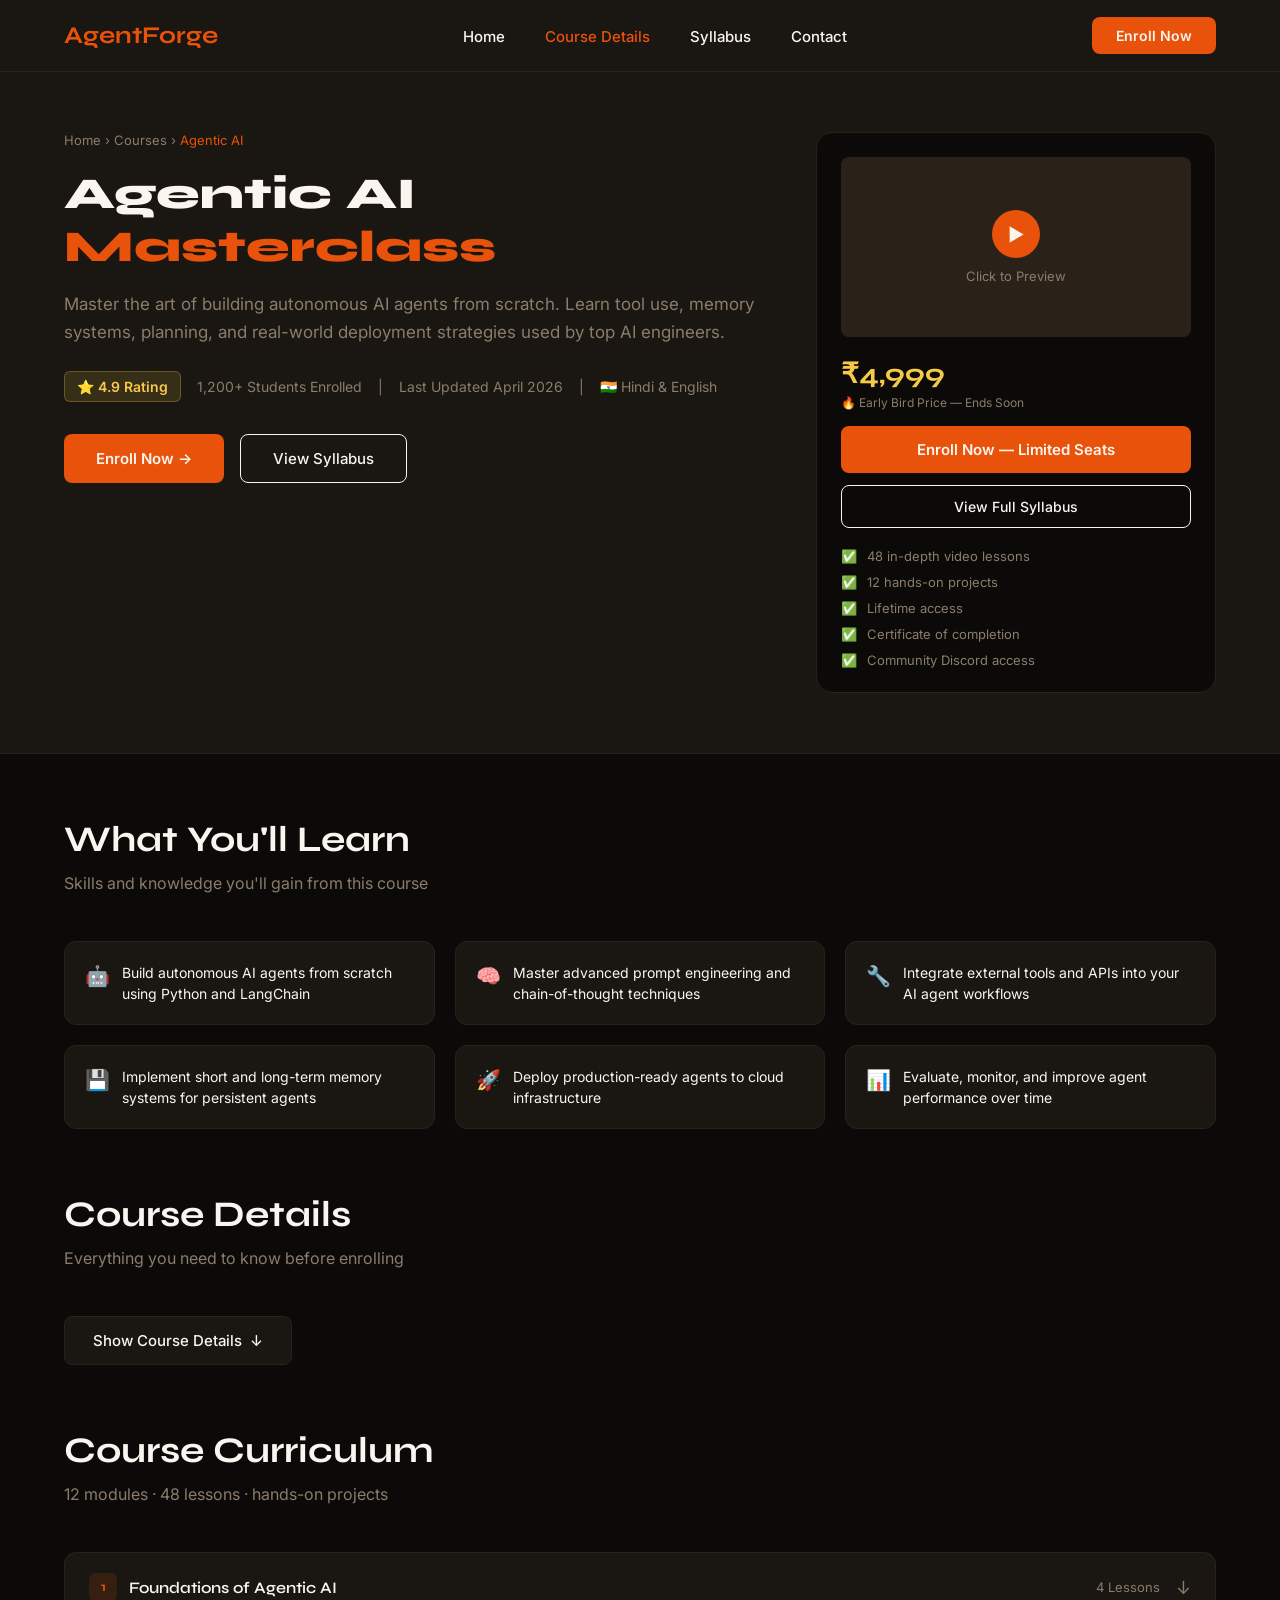
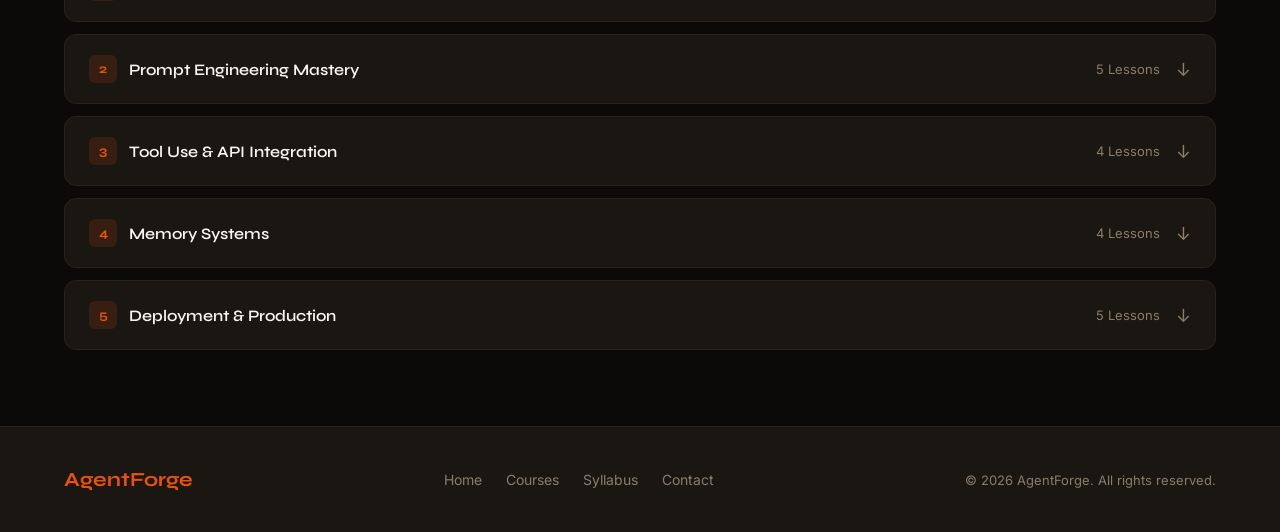
<file: course details.html>
<!DOCTYPE html>
<html lang="en">
<head>
<meta charset="UTF-8">
<meta name="viewport" content="width=device-width, initial-scale=1.0">
<title>AgentForge - Course Details</title>
<link rel="stylesheet" href="style.css">
<style>
.course-header { background: #1A1612; padding: 60px 64px; border-bottom: 1px solid #2A2218; display: grid; grid-template-columns: 1fr 400px; gap: 60px; align-items: start; }
.breadcrumb { color: #8A7D6B; font-size: 13px; margin-bottom: 20px; }
.breadcrumb a { color: #8A7D6B; text-decoration: none; transition: color 0.2s; }
.breadcrumb a:hover { color: #E8520A; }
.breadcrumb span { color: #E8520A; }
.course-header h1 { font-family: 'Syne', sans-serif; font-size: 44px; font-weight: 800; line-height: 1.2; margin-bottom: 16px; }
.course-header h1 span { color: #E8520A; }
.course-desc { color: #8A7D6B; font-size: 17px; line-height: 1.7; margin-bottom: 24px; }
.rating-row { display: flex; align-items: center; gap: 16px; margin-bottom: 32px; flex-wrap: wrap; }
.rating-badge { background: #F7C94822; color: #F7C948; font-size: 14px; font-weight: 600; padding: 6px 12px; border-radius: 6px; border: 1px solid #F7C94844; }
.rating-text { color: #8A7D6B; font-size: 14px; }
.header-buttons { display: flex; gap: 16px; flex-wrap: wrap; }
.sticky-card { background: #0C0A08; border-radius: 16px; padding: 24px; border: 1px solid #2A2218; position: sticky; top: 90px; }
.sticky-card-preview { background: #2A2218; border-radius: 8px; height: 180px; display: flex; align-items: center; justify-content: center; margin-bottom: 20px; cursor: pointer; flex-direction: column; gap: 10px; transition: background 0.2s; }
.sticky-card-preview:hover { background: #332b1e; }
.play-btn { width: 48px; height: 48px; background: #E8520A; border-radius: 50%; display: flex; align-items: center; justify-content: center; font-size: 18px; }
.sticky-price { font-family: 'Syne', sans-serif; font-size: 28px; font-weight: 700; color: #F7C948; margin-bottom: 4px; }
.sticky-price-label { color: #8A7D6B; font-size: 12px; margin-bottom: 16px; }
.sticky-enroll { width: 100%; background: #E8520A; color: #FAF6EF; border: none; padding: 14px; border-radius: 8px; font-size: 15px; font-weight: 600; cursor: pointer; font-family: 'Inter', sans-serif; margin-bottom: 12px; transition: opacity 0.2s; }
.sticky-enroll:hover { opacity: 0.85; }
.sticky-syllabus { width: 100%; background: transparent; color: #FAF6EF; border: 1.5px solid #FAF6EF; padding: 12px; border-radius: 8px; font-size: 14px; font-weight: 500; cursor: pointer; font-family: 'Inter', sans-serif; transition: all 0.2s; }
.sticky-syllabus:hover { background: #FAF6EF; color: #0C0A08; }
.sticky-features { margin-top: 20px; display: flex; flex-direction: column; gap: 10px; }
.sticky-feature { display: flex; gap: 10px; align-items: center; font-size: 13px; color: #8A7D6B; }
.sticky-feature span:first-child { color: #E8520A; }

/* WHAT YOU'LL LEARN */
.learn-section { padding: 64px; }
.learn-grid { display: grid; grid-template-columns: repeat(3, 1fr); gap: 20px; margin-top: 40px; }
.learn-card { background: #1A1612; border-radius: 12px; padding: 20px; border: 1px solid #2A2218; display: flex; gap: 12px; align-items: flex-start; transition: border-color 0.2s; }
.learn-card:hover { border-color: #E8520A44; }
.learn-icon { font-size: 20px; flex-shrink: 0; margin-top: 2px; }
.learn-text { font-size: 14px; line-height: 1.5; color: #FAF6EF; }

/* SHOW/HIDE DETAILS */
.details-section { padding: 0 64px 64px; }
.details-toggle-btn { background: #1A1612; color: #FAF6EF; border: 1px solid #2A2218; padding: 14px 28px; border-radius: 8px; font-size: 15px; font-weight: 500; cursor: pointer; font-family: 'Inter', sans-serif; transition: all 0.2s; display: flex; align-items: center; gap: 8px; }
.details-toggle-btn:hover { border-color: #E8520A; color: #E8520A; }
.details-content { display: none; margin-top: 24px; background: #1A1612; border-radius: 12px; padding: 32px; border: 1px solid #2A2218; }
.details-content.visible { display: block; animation: fadeIn 0.3s ease; }
@keyframes fadeIn { from{opacity:0;transform:translateY(-10px);} to{opacity:1;transform:translateY(0);} }
.details-grid { display: grid; grid-template-columns: repeat(2, 1fr); gap: 24px; margin-top: 20px; }
.detail-item { display: flex; flex-direction: column; gap: 4px; }
.detail-label { font-size: 12px; color: #8A7D6B; text-transform: uppercase; letter-spacing: 0.05em; }
.detail-value { font-size: 15px; font-weight: 500; }

/* ACCORDION */
.accordion-section { padding: 0 64px 64px; }
.accordion-item { background: #1A1612; border-radius: 12px; margin-bottom: 12px; border: 1px solid #2A2218; overflow: hidden; transition: border-color 0.2s; }
.accordion-item.open { border-color: #E8520A44; }
.accordion-header { padding: 20px 24px; display: flex; justify-content: space-between; align-items: center; cursor: pointer; transition: background 0.2s; }
.accordion-header:hover { background: #1f1a14; }
.accordion-title { font-family: 'Syne', sans-serif; font-size: 16px; font-weight: 600; display: flex; align-items: center; gap: 12px; }
.accordion-num { width: 28px; height: 28px; background: #E8520A22; color: #E8520A; border-radius: 6px; display: flex; align-items: center; justify-content: center; font-size: 13px; font-weight: 700; flex-shrink: 0; }
.accordion-meta { color: #8A7D6B; font-size: 13px; }
.accordion-arrow { color: #8A7D6B; font-size: 18px; transition: transform 0.3s; flex-shrink: 0; }
.accordion-item.open .accordion-arrow { transform: rotate(180deg); color: #E8520A; }
.accordion-body { display: none; padding: 0 24px 20px; }
.accordion-item.open .accordion-body { display: block; animation: fadeIn 0.2s ease; }
.lesson-list { list-style: none; display: flex; flex-direction: column; gap: 10px; }
.lesson-item { display: flex; align-items: center; gap: 10px; font-size: 14px; color: #8A7D6B; padding: 8px 0; border-bottom: 1px solid #2A221820; }
.lesson-item:last-child { border-bottom: none; }
.lesson-icon { color: #E8520A; flex-shrink: 0; }
</style>
</head>
<body>

<nav>
  <a href="index.html" class="logo">AgentForge</a>
  <ul class="nav-links">
    <li><a href="index.html">Home</a></li>
    <li><a href="course-details.html" class="active">Course Details</a></li>
    <li><a href="syllabus.html">Syllabus</a></li>
    <li><a href="contact.html">Contact</a></li>
  </ul>
  <a href="#enroll" class="btn-nav">Enroll Now</a>
</nav>

<!-- COURSE HEADER -->
<div class="course-header">
  <div>
    <div class="breadcrumb"><a href="index.html">Home</a> › <a href="#">Courses</a> › <span>Agentic AI</span></div>
    <h1>Agentic AI <span>Masterclass</span></h1>
    <p class="course-desc">Master the art of building autonomous AI agents from scratch. Learn tool use, memory systems, planning, and real-world deployment strategies used by top AI engineers.</p>
    <div class="rating-row">
      <span class="rating-badge">⭐ 4.9 Rating</span>
      <span class="rating-text">1,200+ Students Enrolled</span>
      <span class="rating-text">|</span>
      <span class="rating-text">Last Updated April 2026</span>
      <span class="rating-text">|</span>
      <span class="rating-text">🇮🇳 Hindi & English</span>
    </div>
    <div class="header-buttons">
      <button class="btn-primary" onclick="scrollToEnroll()">Enroll Now →</button>
      <a href="syllabus.html" class="btn-outline">View Syllabus</a>
    </div>
  </div>
  <div id="enroll">
    <div class="sticky-card">
      <div class="sticky-card-preview" onclick="showToast('🎬 Preview coming soon! Enroll for full access.')">
        <div class="play-btn">▶</div>
        <span style="color:#8A7D6B;font-size:13px;">Click to Preview</span>
      </div>
      <div class="sticky-price">₹4,999</div>
      <div class="sticky-price-label">🔥 Early Bird Price — Ends Soon</div>
      <button class="sticky-enroll" onclick="enrollNow()">Enroll Now — Limited Seats</button>
      <button class="sticky-syllabus" onclick="window.location.href='syllabus.html'">View Full Syllabus</button>
      <div class="sticky-features">
        <div class="sticky-feature"><span>✅</span><span>48 in-depth video lessons</span></div>
        <div class="sticky-feature"><span>✅</span><span>12 hands-on projects</span></div>
        <div class="sticky-feature"><span>✅</span><span>Lifetime access</span></div>
        <div class="sticky-feature"><span>✅</span><span>Certificate of completion</span></div>
        <div class="sticky-feature"><span>✅</span><span>Community Discord access</span></div>
      </div>
    </div>
  </div>
</div>

<!-- WHAT YOU'LL LEARN -->
<section class="learn-section">
  <div class="section-title">What You'll Learn</div>
  <div class="section-sub">Skills and knowledge you'll gain from this course</div>
  <div class="learn-grid">
    <div class="learn-card"><span class="learn-icon">🤖</span><span class="learn-text">Build autonomous AI agents from scratch using Python and LangChain</span></div>
    <div class="learn-card"><span class="learn-icon">🧠</span><span class="learn-text">Master advanced prompt engineering and chain-of-thought techniques</span></div>
    <div class="learn-card"><span class="learn-icon">🔧</span><span class="learn-text">Integrate external tools and APIs into your AI agent workflows</span></div>
    <div class="learn-card"><span class="learn-icon">💾</span><span class="learn-text">Implement short and long-term memory systems for persistent agents</span></div>
    <div class="learn-card"><span class="learn-icon">🚀</span><span class="learn-text">Deploy production-ready agents to cloud infrastructure</span></div>
    <div class="learn-card"><span class="learn-icon">📊</span><span class="learn-text">Evaluate, monitor, and improve agent performance over time</span></div>
  </div>
</section>

<!-- SHOW/HIDE COURSE DETAILS -->
<section class="details-section">
  <div class="section-title">Course Details</div>
  <div class="section-sub">Everything you need to know before enrolling</div>
  <button class="details-toggle-btn" id="detailsBtn" onclick="toggleDetails()">
    <span id="detailsBtnText">Show Course Details</span> <span id="detailsArrow">↓</span>
  </button>
  <div class="details-content" id="detailsContent">
    <div class="details-grid">
      <div class="detail-item"><span class="detail-label">Duration</span><span class="detail-value">12 Weeks (Self-paced)</span></div>
      <div class="detail-item"><span class="detail-label">Level</span><span class="detail-value">Intermediate to Advanced</span></div>
      <div class="detail-item"><span class="detail-label">Prerequisites</span><span class="detail-value">Basic Python knowledge</span></div>
      <div class="detail-item"><span class="detail-label">Lessons</span><span class="detail-value">48 Video Lessons</span></div>
      <div class="detail-item"><span class="detail-label">Projects</span><span class="detail-value">12 Hands-on Projects</span></div>
      <div class="detail-item"><span class="detail-label">Certificate</span><span class="detail-value">Yes — Industry Recognized</span></div>
      <div class="detail-item"><span class="detail-label">Language</span><span class="detail-value">Hindi & English</span></div>
      <div class="detail-item"><span class="detail-label">Access</span><span class="detail-value">Lifetime + Updates</span></div>
    </div>
  </div>
</section>

<!-- ACCORDION MODULES -->
<section class="accordion-section">
  <div class="section-title">Course Curriculum</div>
  <div class="section-sub">12 modules · 48 lessons · hands-on projects</div>

  <div class="accordion-item" id="acc1">
    <div class="accordion-header" onclick="toggleAccordion('acc1')">
      <div class="accordion-title"><span class="accordion-num">1</span> Foundations of Agentic AI</div>
      <div style="display:flex;gap:16px;align-items:center;"><span class="accordion-meta">4 Lessons</span><span class="accordion-arrow">↓</span></div>
    </div>
    <div class="accordion-body">
      <ul class="lesson-list">
        <li class="lesson-item"><span class="lesson-icon">▶</span> What are AI Agents? (15 min)</li>
        <li class="lesson-item"><span class="lesson-icon">▶</span> Agentic vs Traditional AI Systems (20 min)</li>
        <li class="lesson-item"><span class="lesson-icon">▶</span> Key Components: Memory, Tools, Planning (25 min)</li>
        <li class="lesson-item"><span class="lesson-icon">▶</span> Real-World Use Cases (18 min)</li>
      </ul>
    </div>
  </div>

  <div class="accordion-item" id="acc2">
    <div class="accordion-header" onclick="toggleAccordion('acc2')">
      <div class="accordion-title"><span class="accordion-num">2</span> Prompt Engineering Mastery</div>
      <div style="display:flex;gap:16px;align-items:center;"><span class="accordion-meta">5 Lessons</span><span class="accordion-arrow">↓</span></div>
    </div>
    <div class="accordion-body">
      <ul class="lesson-list">
        <li class="lesson-item"><span class="lesson-icon">▶</span> Chain of Thought Prompting (22 min)</li>
        <li class="lesson-item"><span class="lesson-icon">▶</span> ReAct Framework Deep Dive (30 min)</li>
        <li class="lesson-item"><span class="lesson-icon">▶</span> Few-shot vs Zero-shot Techniques (20 min)</li>
        <li class="lesson-item"><span class="lesson-icon">▶</span> System Prompts for Agents (25 min)</li>
        <li class="lesson-item"><span class="lesson-icon">▶</span> Prompt Chaining Patterns (28 min)</li>
      </ul>
    </div>
  </div>

  <div class="accordion-item" id="acc3">
    <div class="accordion-header" onclick="toggleAccordion('acc3')">
      <div class="accordion-title"><span class="accordion-num">3</span> Tool Use & API Integration</div>
      <div style="display:flex;gap:16px;align-items:center;"><span class="accordion-meta">4 Lessons</span><span class="accordion-arrow">↓</span></div>
    </div>
    <div class="accordion-body">
      <ul class="lesson-list">
        <li class="lesson-item"><span class="lesson-icon">▶</span> Function Calling with OpenAI (30 min)</li>
        <li class="lesson-item"><span class="lesson-icon">▶</span> Building Custom Tools (35 min)</li>
        <li class="lesson-item"><span class="lesson-icon">▶</span> Web Search Integration (25 min)</li>
        <li class="lesson-item"><span class="lesson-icon">▶</span> Code Execution Tools (28 min)</li>
      </ul>
    </div>
  </div>

  <div class="accordion-item" id="acc4">
    <div class="accordion-header" onclick="toggleAccordion('acc4')">
      <div class="accordion-title"><span class="accordion-num">4</span> Memory Systems</div>
      <div style="display:flex;gap:16px;align-items:center;"><span class="accordion-meta">4 Lessons</span><span class="accordion-arrow">↓</span></div>
    </div>
    <div class="accordion-body">
      <ul class="lesson-list">
        <li class="lesson-item"><span class="lesson-icon">▶</span> Short-term vs Long-term Memory (20 min)</li>
        <li class="lesson-item"><span class="lesson-icon">▶</span> Vector Databases for Agents (35 min)</li>
        <li class="lesson-item"><span class="lesson-icon">▶</span> Retrieval Augmented Generation (40 min)</li>
        <li class="lesson-item"><span class="lesson-icon">▶</span> Memory Management Strategies (25 min)</li>
      </ul>
    </div>
  </div>

  <div class="accordion-item" id="acc5">
    <div class="accordion-header" onclick="toggleAccordion('acc5')">
      <div class="accordion-title"><span class="accordion-num">5</span> Deployment & Production</div>
      <div style="display:flex;gap:16px;align-items:center;"><span class="accordion-meta">5 Lessons</span><span class="accordion-arrow">↓</span></div>
    </div>
    <div class="accordion-body">
      <ul class="lesson-list">
        <li class="lesson-item"><span class="lesson-icon">▶</span> Docker for AI Agents (30 min)</li>
        <li class="lesson-item"><span class="lesson-icon">▶</span> Deploying to AWS/GCP (40 min)</li>
        <li class="lesson-item"><span class="lesson-icon">▶</span> Monitoring & Logging (25 min)</li>
        <li class="lesson-item"><span class="lesson-icon">▶</span> Scaling Agent Systems (35 min)</li>
        <li class="lesson-item"><span class="lesson-icon">▶</span> Security Best Practices (20 min)</li>
      </ul>
    </div>
  </div>
</section>

<footer>
  <div class="footer-logo">AgentForge</div>
  <div class="footer-links">
    <a href="index.html">Home</a>
    <a href="course-details.html">Courses</a>
    <a href="syllabus.html">Syllabus</a>
    <a href="contact.html">Contact</a>
  </div>
  <div class="footer-text">© 2026 AgentForge. All rights reserved.</div>
</footer>

<div class="toast" id="toast"></div>

<script>
function showToast(msg, type='success') {
  const t = document.getElementById('toast');
  t.textContent = msg;
  t.className = 'toast ' + type + ' show';
  setTimeout(() => t.className = 'toast', 3500);
}

function enrollNow() {
  showToast('🚀 Enrollment confirmed! Check your email for next steps.');
}

function scrollToEnroll() {
  document.getElementById('enroll').scrollIntoView({ behavior: 'smooth' });
}

function toggleDetails() {
  const content = document.getElementById('detailsContent');
  const btnText = document.getElementById('detailsBtnText');
  const arrow = document.getElementById('detailsArrow');
  const isVisible = content.classList.contains('visible');
  content.classList.toggle('visible');
  btnText.textContent = isVisible ? 'Show Course Details' : 'Hide Course Details';
  arrow.textContent = isVisible ? '↓' : '↑';
}

function toggleAccordion(id) {
  const item = document.getElementById(id);
  const isOpen = item.classList.contains('open');
  document.querySelectorAll('.accordion-item').forEach(i => i.classList.remove('open'));
  if (!isOpen) item.classList.add('open');
}
</script>
</body>
</html>
</file>
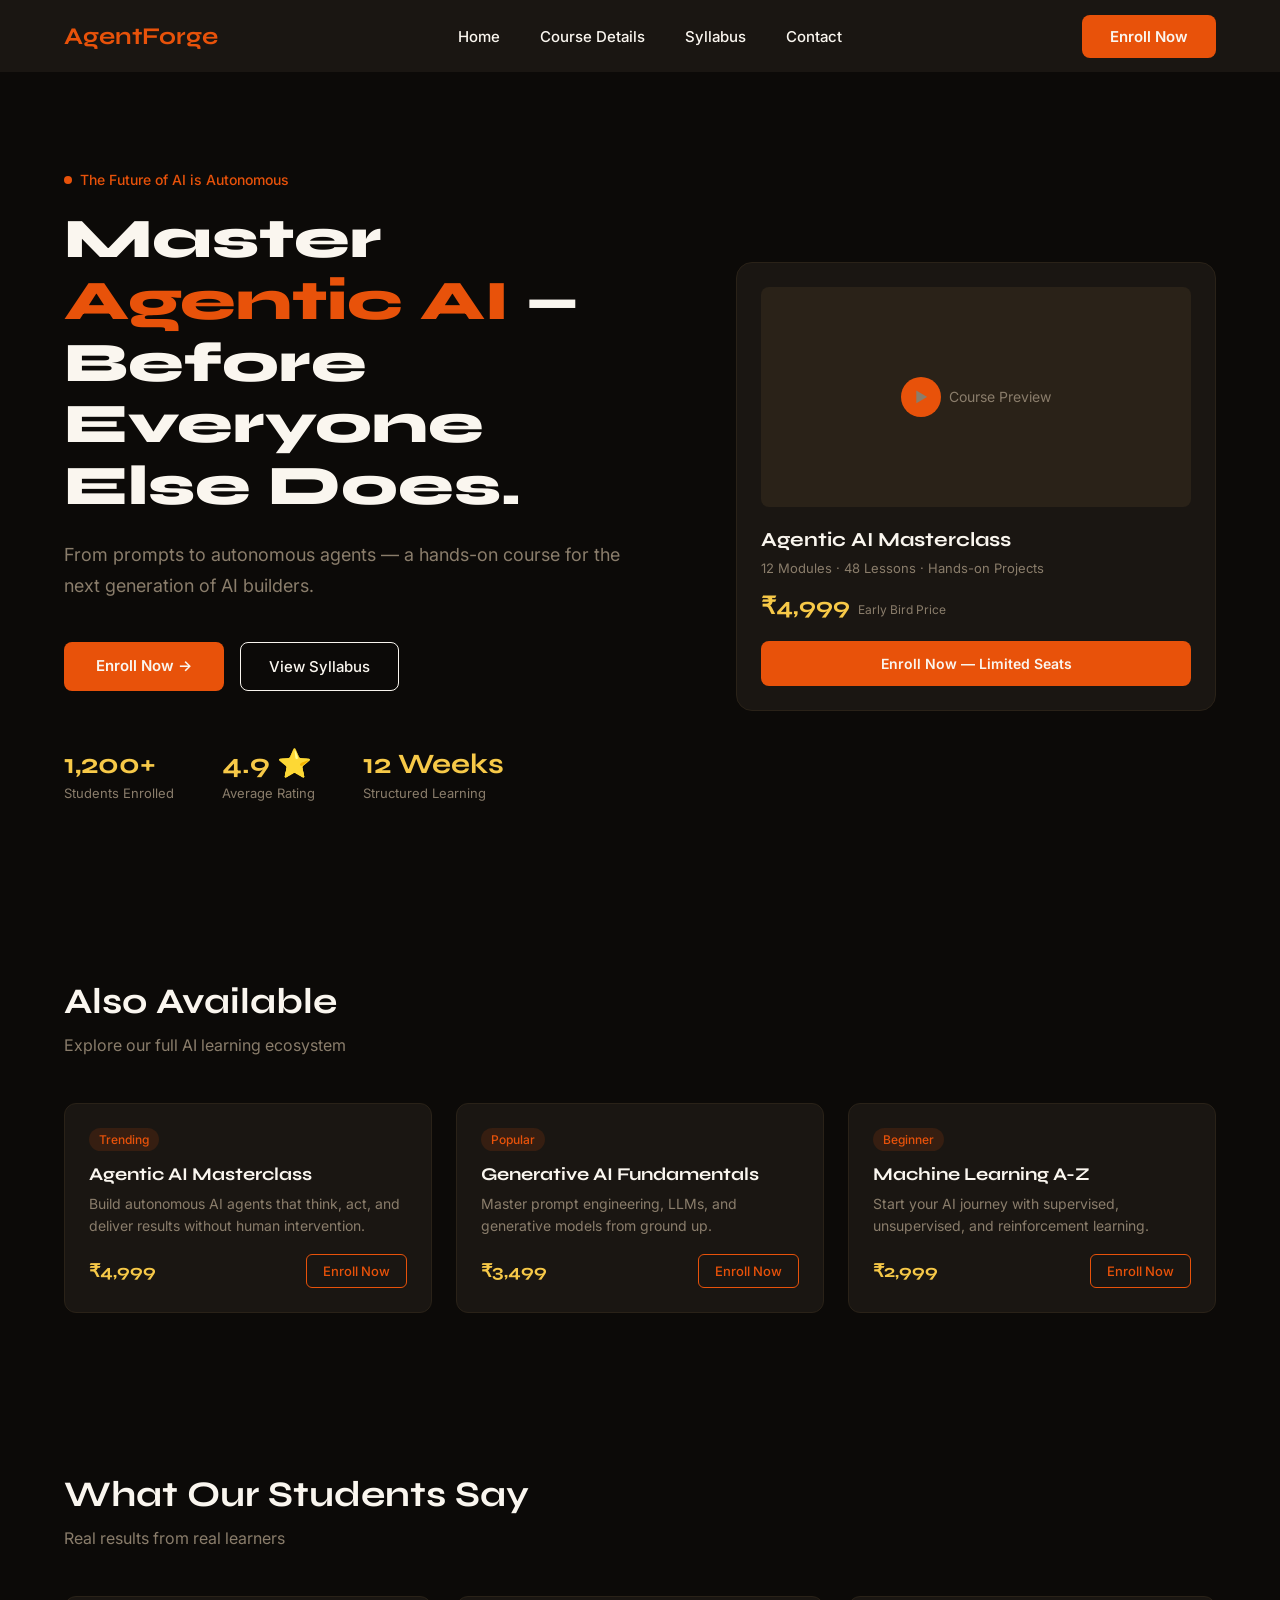
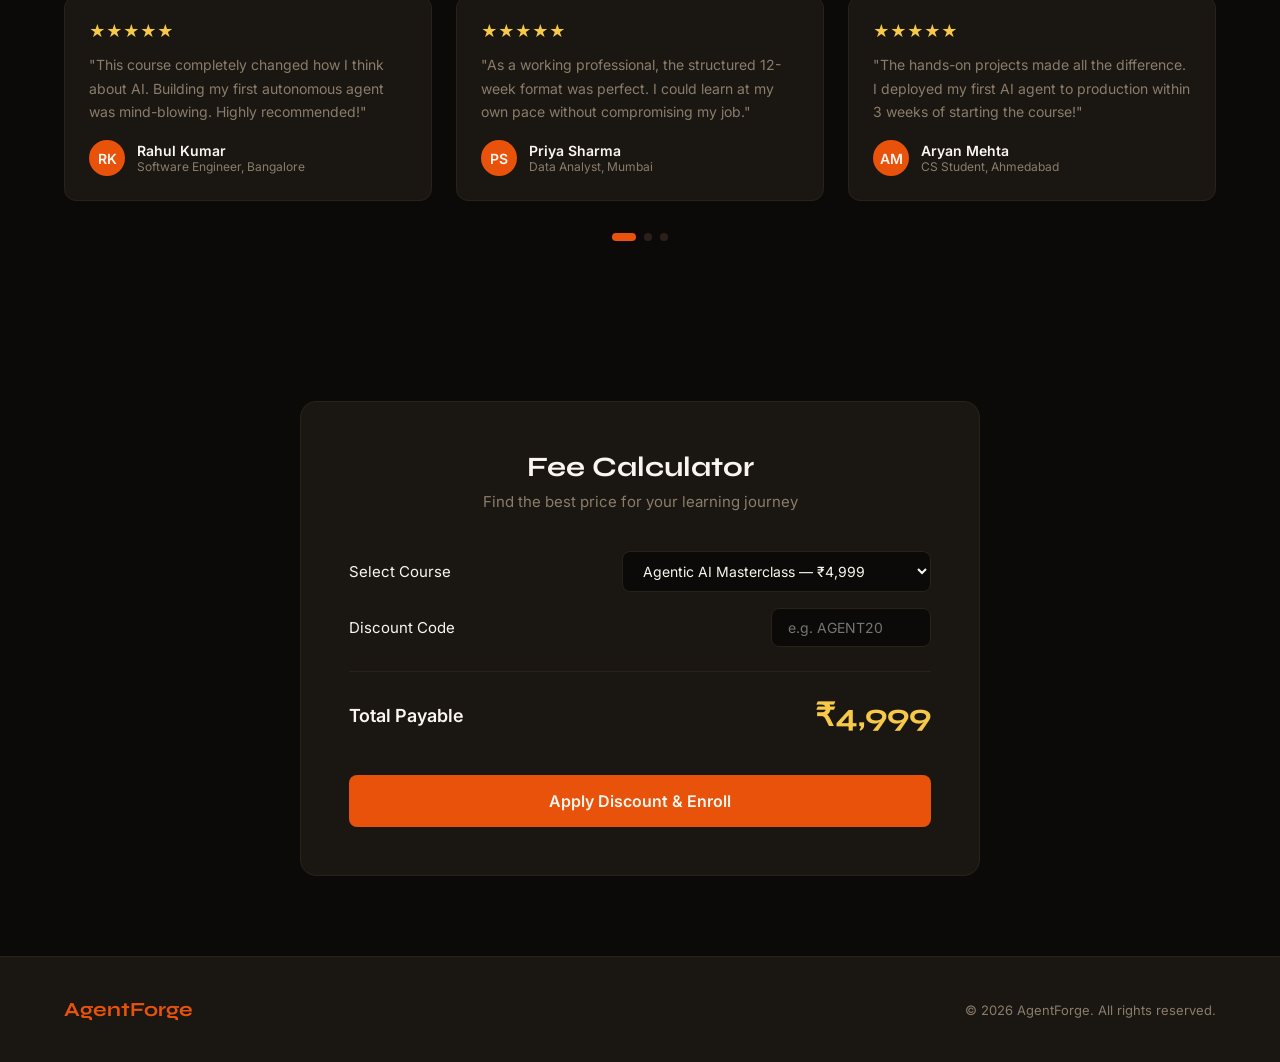
<file: home.html>
<!DOCTYPE html>
<html lang="en">
<head>
<meta charset="UTF-8">
<meta name="viewport" content="width=device-width, initial-scale=1.0">
<title>AgentForge - Master Agentic AI</title>
<link href="https://fonts.googleapis.com/css2?family=Syne:wght@400;600;700;800&family=Inter:wght@400;500;600&display=swap" rel="stylesheet">
<style>
  * { margin: 0; padding: 0; box-sizing: border-box; }
  body { background: #0C0A08; color: #FAF6EF; font-family: 'Inter', sans-serif; }

  /* NAVBAR */
  nav {
    background: #1A1612;
    padding: 0 64px;
    height: 72px;
    display: flex;
    align-items: center;
    justify-content: space-between;
    position: sticky;
    top: 0;
    z-index: 100;
  }
  .logo { font-family: 'Syne', sans-serif; font-size: 24px; font-weight: 700; color: #E8520A; text-decoration: none; }
  .nav-links { display: flex; gap: 40px; list-style: none; }
  .nav-links a { color: #FAF6EF; text-decoration: none; font-size: 15px; font-weight: 500; transition: color 0.2s; }
  .nav-links a:hover { color: #E8520A; }
  .btn-primary { background: #E8520A; color: #FAF6EF; border: none; padding: 12px 28px; border-radius: 8px; font-size: 15px; font-weight: 600; cursor: pointer; font-family: 'Inter', sans-serif; transition: opacity 0.2s; text-decoration: none; }
  .btn-primary:hover { opacity: 0.9; }

  /* HERO */
  .hero {
    min-height: calc(100vh - 72px);
    padding: 80px 64px;
    display: grid;
    grid-template-columns: 1fr 480px;
    gap: 60px;
    align-items: center;
  }
  .hero-tag { color: #E8520A; font-size: 14px; font-weight: 500; margin-bottom: 20px; display: flex; align-items: center; gap: 8px; }
  .hero-tag::before { content: ''; display: inline-block; width: 8px; height: 8px; background: #E8520A; border-radius: 50%; }
  .hero h1 { font-family: 'Syne', sans-serif; font-size: 56px; font-weight: 800; line-height: 1.1; margin-bottom: 24px; }
  .hero h1 span { color: #E8520A; }
  .hero-sub { color: #8A7D6B; font-size: 18px; line-height: 1.7; margin-bottom: 40px; max-width: 560px; }
  .hero-buttons { display: flex; gap: 16px; margin-bottom: 56px; }
  .btn-secondary { background: transparent; color: #FAF6EF; border: 1px solid #FAF6EF; padding: 14px 28px; border-radius: 8px; font-size: 15px; font-weight: 500; cursor: pointer; font-family: 'Inter', sans-serif; transition: all 0.2s; text-decoration: none; }
  .btn-secondary:hover { background: #FAF6EF; color: #0C0A08; }
  .btn-primary-lg { background: #E8520A; color: #FAF6EF; border: none; padding: 14px 32px; border-radius: 8px; font-size: 15px; font-weight: 600; cursor: pointer; font-family: 'Inter', sans-serif; transition: opacity 0.2s; text-decoration: none; display: inline-block; }
  .btn-primary-lg:hover { opacity: 0.9; }

  /* STATS */
  .stats { display: flex; gap: 48px; }
  .stat-num { font-family: 'Syne', sans-serif; font-size: 28px; font-weight: 700; color: #F7C948; }
  .stat-label { font-size: 13px; color: #8A7D6B; margin-top: 4px; }

  /* COURSE CARD */
  .course-card {
    background: #1A1612;
    border-radius: 16px;
    padding: 24px;
    border: 1px solid #2A2218;
  }
  .card-preview {
    background: #2A2218;
    border-radius: 8px;
    height: 220px;
    display: flex;
    align-items: center;
    justify-content: center;
    margin-bottom: 20px;
    color: #8A7D6B;
    font-size: 14px;
    gap: 8px;
  }
  .play-icon { width: 40px; height: 40px; background: #E8520A; border-radius: 50%; display: flex; align-items: center; justify-content: center; }
  .card-title { font-family: 'Syne', sans-serif; font-size: 20px; font-weight: 700; margin-bottom: 8px; }
  .card-meta { color: #8A7D6B; font-size: 13px; margin-bottom: 16px; }
  .card-price { font-family: 'Syne', sans-serif; font-size: 24px; font-weight: 700; color: #F7C948; }
  .card-price-label { font-size: 12px; color: #8A7D6B; margin-left: 8px; }
  .card-price-row { display: flex; align-items: baseline; margin-bottom: 20px; }
  .card-enroll { width: 100%; background: #E8520A; color: #FAF6EF; border: none; padding: 14px; border-radius: 8px; font-size: 14px; font-weight: 600; cursor: pointer; font-family: 'Inter', sans-serif; transition: opacity 0.2s; }
  .card-enroll:hover { opacity: 0.9; }

  /* COURSE CARDS SECTION */
  .section { padding: 80px 64px; }
  .section-title { font-family: 'Syne', sans-serif; font-size: 36px; font-weight: 700; margin-bottom: 12px; }
  .section-sub { color: #8A7D6B; font-size: 16px; margin-bottom: 48px; }
  .cards-grid { display: grid; grid-template-columns: repeat(3, 1fr); gap: 24px; }
  .mini-card { background: #1A1612; border-radius: 12px; padding: 24px; border: 1px solid #2A2218; transition: border-color 0.2s; }
  .mini-card:hover { border-color: #E8520A; }
  .mini-card-tag { background: #E8520A22; color: #E8520A; font-size: 12px; font-weight: 500; padding: 4px 10px; border-radius: 20px; display: inline-block; margin-bottom: 12px; }
  .mini-card-title { font-family: 'Syne', sans-serif; font-size: 18px; font-weight: 700; margin-bottom: 8px; }
  .mini-card-desc { color: #8A7D6B; font-size: 14px; line-height: 1.6; margin-bottom: 16px; }
  .mini-card-footer { display: flex; justify-content: space-between; align-items: center; }
  .mini-card-price { font-family: 'Syne', sans-serif; font-size: 18px; font-weight: 700; color: #F7C948; }
  .mini-card-btn { background: transparent; color: #E8520A; border: 1px solid #E8520A; padding: 8px 16px; border-radius: 6px; font-size: 13px; font-weight: 500; cursor: pointer; font-family: 'Inter', sans-serif; transition: all 0.2s; }
  .mini-card-btn:hover { background: #E8520A; color: #FAF6EF; }

  /* TESTIMONIALS */
  .testimonials { padding: 80px 64px; background: #0C0A08; }
  .testimonials-grid { display: grid; grid-template-columns: repeat(3, 1fr); gap: 24px; margin-top: 48px; }
  .testimonial-card { background: #1A1612; border-radius: 12px; padding: 24px; border: 1px solid #2A2218; }
  .stars { color: #F7C948; font-size: 16px; margin-bottom: 12px; }
  .testimonial-text { color: #8A7D6B; font-size: 14px; line-height: 1.7; margin-bottom: 16px; }
  .testimonial-author { display: flex; align-items: center; gap: 12px; }
  .author-avatar { width: 36px; height: 36px; background: #E8520A; border-radius: 50%; display: flex; align-items: center; justify-content: center; font-size: 14px; font-weight: 600; color: #FAF6EF; }
  .author-name { font-size: 14px; font-weight: 600; }
  .author-role { font-size: 12px; color: #8A7D6B; }

  /* SLIDER CONTROLS */
  .slider-controls { display: flex; justify-content: center; gap: 8px; margin-top: 32px; }
  .dot { width: 8px; height: 8px; border-radius: 50%; background: #2A2218; cursor: pointer; transition: background 0.2s; }
  .dot.active { background: #E8520A; width: 24px; border-radius: 4px; }

  /* FEE CALCULATOR */
  .calculator { padding: 80px 64px; }
  .calc-box { background: #1A1612; border-radius: 16px; padding: 48px; max-width: 680px; margin: 0 auto; border: 1px solid #2A2218; }
  .calc-title { font-family: 'Syne', sans-serif; font-size: 28px; font-weight: 700; margin-bottom: 8px; text-align: center; }
  .calc-sub { color: #8A7D6B; font-size: 15px; text-align: center; margin-bottom: 40px; }
  .calc-row { display: flex; justify-content: space-between; align-items: center; margin-bottom: 16px; }
  .calc-label { font-size: 15px; color: #FAF6EF; }
  .calc-select { background: #0C0A08; color: #FAF6EF; border: 1px solid #2A2218; padding: 10px 16px; border-radius: 8px; font-size: 14px; font-family: 'Inter', sans-serif; cursor: pointer; }
  .calc-select:focus { outline: none; border-color: #E8520A; }
  .discount-input { background: #0C0A08; color: #FAF6EF; border: 1px solid #2A2218; padding: 10px 16px; border-radius: 8px; font-size: 14px; font-family: 'Inter', sans-serif; width: 160px; }
  .discount-input:focus { outline: none; border-color: #E8520A; }
  .calc-divider { border: none; border-top: 1px solid #2A2218; margin: 24px 0; }
  .calc-total-label { font-size: 18px; font-weight: 600; }
  .calc-total-price { font-family: 'Syne', sans-serif; font-size: 32px; font-weight: 700; color: #F7C948; }
  .calc-btn { width: 100%; background: #E8520A; color: #FAF6EF; border: none; padding: 16px; border-radius: 8px; font-size: 16px; font-weight: 600; cursor: pointer; font-family: 'Inter', sans-serif; margin-top: 24px; transition: opacity 0.2s; }
  .calc-btn:hover { opacity: 0.9; }
  .calc-savings { background: #E8520A22; border: 1px solid #E8520A44; border-radius: 8px; padding: 12px 16px; margin-top: 16px; text-align: center; color: #E8520A; font-size: 14px; font-weight: 500; display: none; }

  /* FOOTER */
  footer { background: #1A1612; padding: 40px 64px; display: flex; justify-content: space-between; align-items: center; border-top: 1px solid #2A2218; }
  .footer-logo { font-family: 'Syne', sans-serif; font-size: 20px; font-weight: 700; color: #E8520A; }
  .footer-text { color: #8A7D6B; font-size: 13px; }
</style>
</head>
<body>

<!-- NAVBAR -->
<nav>
  <a href="#" class="logo">AgentForge</a>
  <ul class="nav-links">
    <li><a href="#">Home</a></li>
    <li><a href="#">Course Details</a></li>
    <li><a href="#">Syllabus</a></li>
    <li><a href="#">Contact</a></li>
  </ul>
  <a href="#" class="btn-primary">Enroll Now</a>
</nav>

<!-- HERO SECTION -->
<section class="hero">
  <div class="hero-left">
    <div class="hero-tag">The Future of AI is Autonomous</div>
    <h1>Master <span>Agentic AI</span> —<br>Before Everyone<br>Else Does.</h1>
    <p class="hero-sub">From prompts to autonomous agents — a hands-on course for the next generation of AI builders.</p>
    <div class="hero-buttons">
      <a href="#" class="btn-primary-lg">Enroll Now →</a>
      <a href="#" class="btn-secondary">View Syllabus</a>
    </div>
    <div class="stats">
      <div>
        <div class="stat-num">1,200+</div>
        <div class="stat-label">Students Enrolled</div>
      </div>
      <div>
        <div class="stat-num">4.9 ⭐</div>
        <div class="stat-label">Average Rating</div>
      </div>
      <div>
        <div class="stat-num">12 Weeks</div>
        <div class="stat-label">Structured Learning</div>
      </div>
    </div>
  </div>

  <div class="course-card">
    <div class="card-preview">
      <div class="play-icon">▶</div>
      Course Preview
    </div>
    <div class="card-title">Agentic AI Masterclass</div>
    <div class="card-meta">12 Modules · 48 Lessons · Hands-on Projects</div>
    <div class="card-price-row">
      <span class="card-price">₹4,999</span>
      <span class="card-price-label">Early Bird Price</span>
    </div>
    <button class="card-enroll">Enroll Now — Limited Seats</button>
  </div>
</section>

<!-- AVAILABLE COURSES SECTION -->
<section class="section">
  <div class="section-title">Also Available</div>
  <div class="section-sub">Explore our full AI learning ecosystem</div>
  <div class="cards-grid">
    <div class="mini-card">
      <span class="mini-card-tag">Trending</span>
      <div class="mini-card-title">Agentic AI Masterclass</div>
      <div class="mini-card-desc">Build autonomous AI agents that think, act, and deliver results without human intervention.</div>
      <div class="mini-card-footer">
        <span class="mini-card-price">₹4,999</span>
        <button class="mini-card-btn">Enroll Now</button>
      </div>
    </div>
    <div class="mini-card">
      <span class="mini-card-tag">Popular</span>
      <div class="mini-card-title">Generative AI Fundamentals</div>
      <div class="mini-card-desc">Master prompt engineering, LLMs, and generative models from ground up.</div>
      <div class="mini-card-footer">
        <span class="mini-card-price">₹3,499</span>
        <button class="mini-card-btn">Enroll Now</button>
      </div>
    </div>
    <div class="mini-card">
      <span class="mini-card-tag">Beginner</span>
      <div class="mini-card-title">Machine Learning A-Z</div>
      <div class="mini-card-desc">Start your AI journey with supervised, unsupervised, and reinforcement learning.</div>
      <div class="mini-card-footer">
        <span class="mini-card-price">₹2,999</span>
        <button class="mini-card-btn">Enroll Now</button>
      </div>
    </div>
  </div>
</section>

<!-- TESTIMONIALS SLIDER -->
<section class="testimonials">
  <div class="section-title">What Our Students Say</div>
  <div class="section-sub">Real results from real learners</div>
  <div class="testimonials-grid" id="testimonials-container">
    <div class="testimonial-card">
      <div class="stars">★★★★★</div>
      <p class="testimonial-text">"This course completely changed how I think about AI. Building my first autonomous agent was mind-blowing. Highly recommended!"</p>
      <div class="testimonial-author">
        <div class="author-avatar">RK</div>
        <div>
          <div class="author-name">Rahul Kumar</div>
          <div class="author-role">Software Engineer, Bangalore</div>
        </div>
      </div>
    </div>
    <div class="testimonial-card">
      <div class="stars">★★★★★</div>
      <p class="testimonial-text">"As a working professional, the structured 12-week format was perfect. I could learn at my own pace without compromising my job."</p>
      <div class="testimonial-author">
        <div class="author-avatar">PS</div>
        <div>
          <div class="author-name">Priya Sharma</div>
          <div class="author-role">Data Analyst, Mumbai</div>
        </div>
      </div>
    </div>
    <div class="testimonial-card">
      <div class="stars">★★★★★</div>
      <p class="testimonial-text">"The hands-on projects made all the difference. I deployed my first AI agent to production within 3 weeks of starting the course!"</p>
      <div class="testimonial-author">
        <div class="author-avatar">AM</div>
        <div>
          <div class="author-name">Aryan Mehta</div>
          <div class="author-role">CS Student, Ahmedabad</div>
        </div>
      </div>
    </div>
  </div>
  <div class="slider-controls">
    <div class="dot active" onclick="showSlide(0)"></div>
    <div class="dot" onclick="showSlide(1)"></div>
    <div class="dot" onclick="showSlide(2)"></div>
  </div>
</section>

<!-- FEE CALCULATOR -->
<section class="calculator">
  <div class="calc-box">
    <div class="calc-title">Fee Calculator</div>
    <div class="calc-sub">Find the best price for your learning journey</div>
    <div class="calc-row">
      <span class="calc-label">Select Course</span>
      <select class="calc-select" id="course-select" onchange="calculateFee()">
        <option value="4999">Agentic AI Masterclass — ₹4,999</option>
        <option value="3499">Generative AI Fundamentals — ₹3,499</option>
        <option value="2999">Machine Learning A-Z — ₹2,999</option>
      </select>
    </div>
    <div class="calc-row">
      <span class="calc-label">Discount Code</span>
      <input type="text" class="discount-input" id="discount-input" placeholder="e.g. AGENT20" oninput="calculateFee()">
    </div>
    <hr class="calc-divider">
    <div class="calc-row">
      <span class="calc-total-label">Total Payable</span>
      <span class="calc-total-price" id="total-price">₹4,999</span>
    </div>
    <div class="calc-savings" id="savings-msg"></div>
    <button class="calc-btn" onclick="applyDiscount()">Apply Discount & Enroll</button>
  </div>
</section>

<!-- FOOTER -->
<footer>
  <div class="footer-logo">AgentForge</div>
  <div class="footer-text">© 2026 AgentForge. All rights reserved.</div>
</footer>

<script>
  const discountCodes = {
    'AGENT20': 20,
    'STUDENT15': 15,
    'LAUNCH10': 10,
    'FORGE25': 25
  };

  function calculateFee() {
    const base = parseInt(document.getElementById('course-select').value);
    const code = document.getElementById('discount-input').value.toUpperCase().trim();
    const discount = discountCodes[code] || 0;
    const final = Math.round(base - (base * discount / 100));
    document.getElementById('total-price').textContent = '₹' + final.toLocaleString('en-IN');
    const savingsMsg = document.getElementById('savings-msg');
    if (discount > 0) {
      const saved = base - final;
      savingsMsg.style.display = 'block';
      savingsMsg.textContent = '🎉 You save ₹' + saved.toLocaleString('en-IN') + ' (' + discount + '% off applied!)';
    } else {
      savingsMsg.style.display = 'none';
    }
  }

  function applyDiscount() {
    const code = document.getElementById('discount-input').value.toUpperCase().trim();
    const discount = discountCodes[code] || 0;
    if (discount > 0) {
      alert('Discount applied! Redirecting to enrollment...');
    } else if (code === '') {
      alert('Enrolling at full price. Welcome to AgentForge!');
    } else {
      alert('Invalid discount code. Try: AGENT20, STUDENT15, LAUNCH10, or FORGE25');
    }
  }

  let currentSlide = 0;
  const testimonials = [
    { initials: 'RK', name: 'Rahul Kumar', role: 'Software Engineer, Bangalore', text: '"This course completely changed how I think about AI. Building my first autonomous agent was mind-blowing. Highly recommended!"' },
    { initials: 'PS', name: 'Priya Sharma', role: 'Data Analyst, Mumbai', text: '"As a working professional, the structured 12-week format was perfect. I could learn at my own pace without compromising my job."' },
    { initials: 'AM', name: 'Aryan Mehta', role: 'CS Student, Ahmedabad', text: '"The hands-on projects made all the difference. I deployed my first AI agent to production within 3 weeks of starting the course!"' },
    { initials: 'SJ', name: 'Sneha Joshi', role: 'AI Researcher, Pune', text: '"The depth of content on agentic systems is unmatched. This is the only course I found that goes beyond theory into real deployment."' },
    { initials: 'VP', name: 'Vikram Patel', role: 'Product Manager, Delhi', text: '"Even as a non-engineer, I was able to follow along and build my own AI workflows. The instructors are incredibly supportive."' },
  ];

  function showSlide(index) {
    currentSlide = index;
    const container = document.getElementById('testimonials-container');
    const dots = document.querySelectorAll('.dot');
    const t = testimonials[index];
    const next = testimonials[(index + 1) % testimonials.length];
    const prev = testimonials[(index + 2) % testimonials.length];
    const cards = [t, next, prev];
    container.innerHTML = cards.map(c => `
      <div class="testimonial-card">
        <div class="stars">★★★★★</div>
        <p class="testimonial-text">${c.text}</p>
        <div class="testimonial-author">
          <div class="author-avatar">${c.initials}</div>
          <div>
            <div class="author-name">${c.name}</div>
            <div class="author-role">${c.role}</div>
          </div>
        </div>
      </div>
    `).join('');
    dots.forEach((d, i) => d.classList.toggle('active', i === index));
  }

  setInterval(() => showSlide((currentSlide + 1) % 3), 4000);
</script>
</body>
</html>
</file>
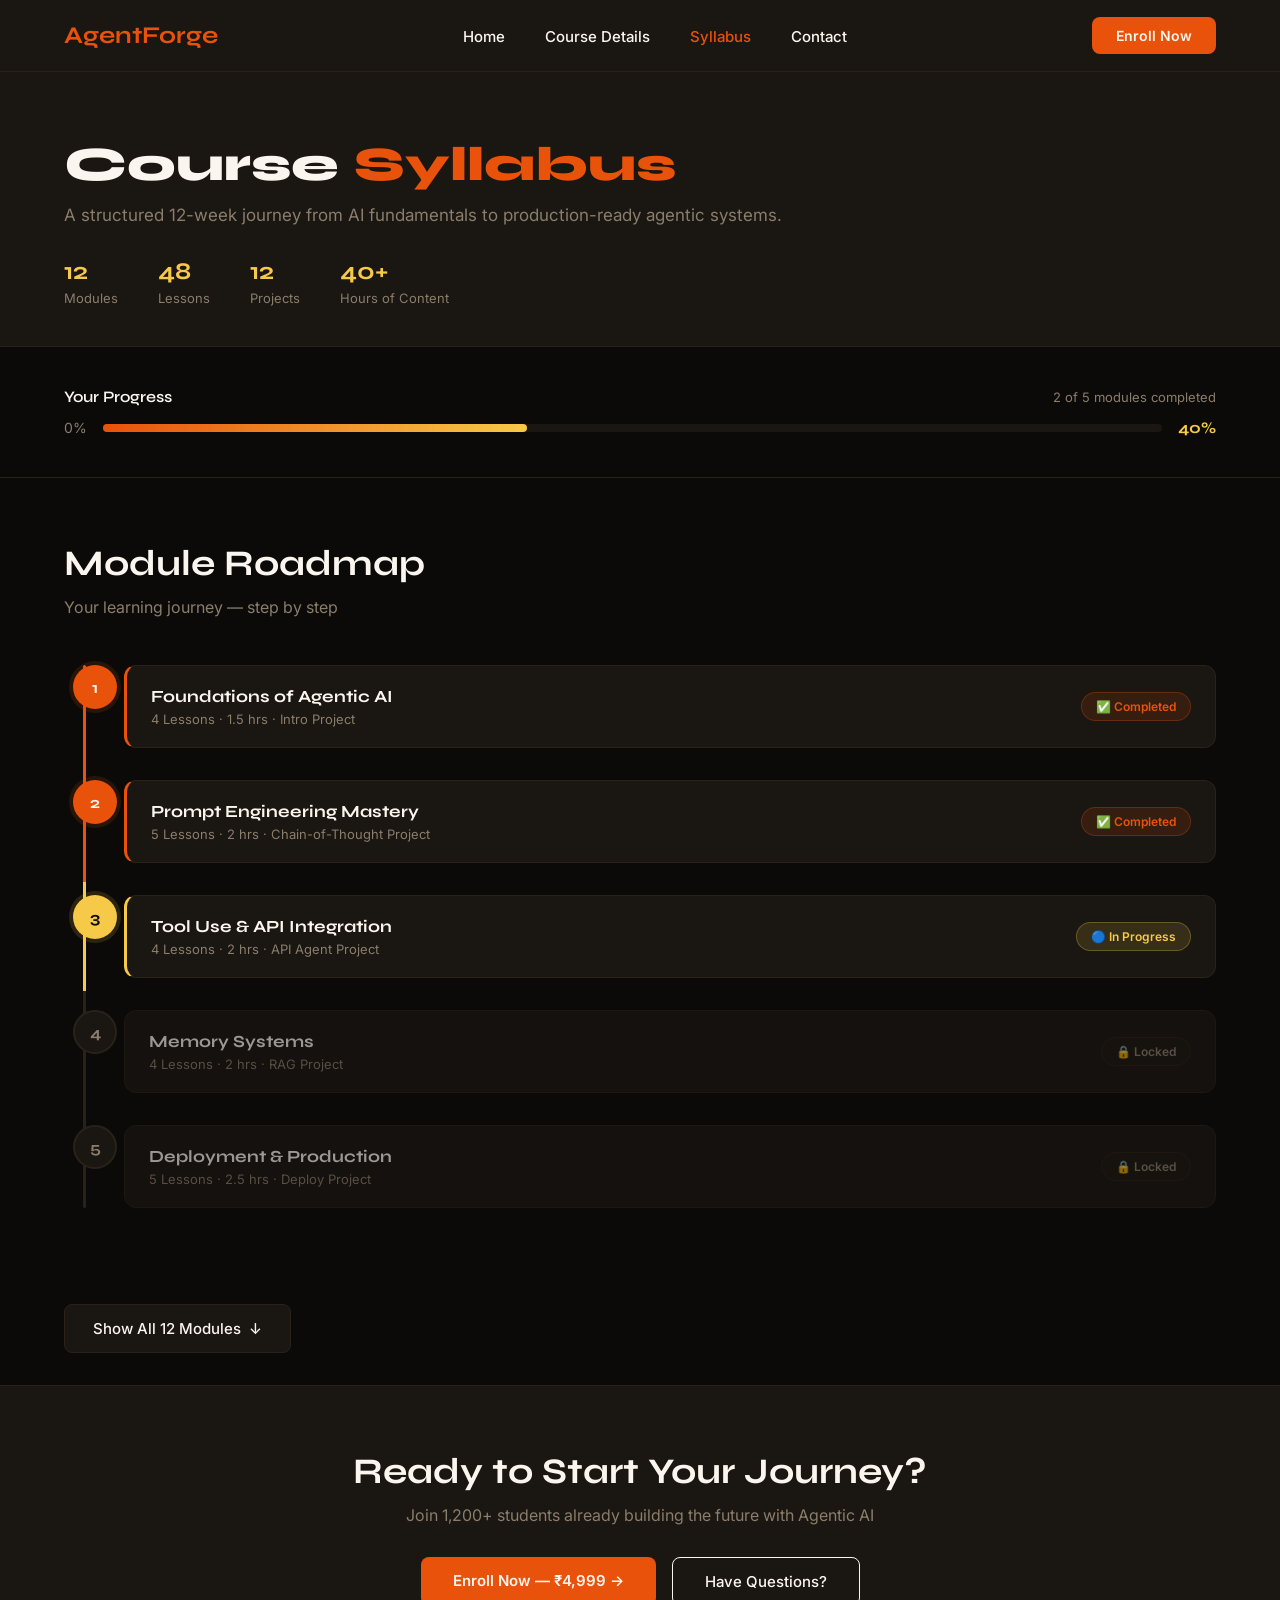
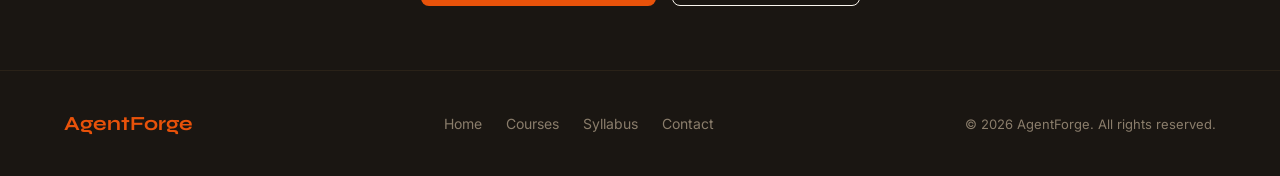
<file: syllabus.html>
<!DOCTYPE html>
<html lang="en">
<head>
<meta charset="UTF-8">
<meta name="viewport" content="width=device-width, initial-scale=1.0">
<title>AgentForge - Syllabus</title>
<link rel="stylesheet" href="style.css">
<style>
.syllabus-header { padding: 64px 64px 40px; background: #1A1612; border-bottom: 1px solid #2A2218; }
.syllabus-header h1 { font-family: 'Syne', sans-serif; font-size: 48px; font-weight: 800; margin-bottom: 12px; }
.syllabus-header h1 span { color: #E8520A; }
.syllabus-header p { color: #8A7D6B; font-size: 17px; margin-bottom: 32px; }
.syllabus-stats { display: flex; gap: 40px; flex-wrap: wrap; }
.syl-stat { display: flex; flex-direction: column; gap: 4px; }
.syl-stat-num { font-family: 'Syne', sans-serif; font-size: 24px; font-weight: 700; color: #F7C948; }
.syl-stat-label { font-size: 13px; color: #8A7D6B; }

/* PROGRESS BAR */
.progress-section { padding: 40px 64px; background: #0C0A08; border-bottom: 1px solid #2A2218; }
.progress-bar-wrapper { display: flex; align-items: center; gap: 16px; }
.progress-label { font-size: 14px; color: #8A7D6B; white-space: nowrap; }
.progress-bar-bg { flex: 1; background: #1A1612; border-radius: 100px; height: 8px; }
.progress-bar-fill { background: linear-gradient(90deg, #E8520A, #F7C948); height: 8px; border-radius: 100px; transition: width 1s ease; width: 0; }
.progress-percent { font-family: 'Syne', sans-serif; font-size: 16px; font-weight: 700; color: #F7C948; white-space: nowrap; }

/* TIMELINE */
.timeline-section { padding: 64px; }
.timeline { position: relative; padding-left: 60px; }
.timeline::before { content: ''; position: absolute; left: 19px; top: 0; bottom: 0; width: 3px; background: linear-gradient(180deg, #E8520A 0%, #E8520A 40%, #F7C948 40%, #F7C948 60%, #2A2218 60%); border-radius: 2px; }
.timeline-item { position: relative; margin-bottom: 32px; }
.timeline-circle { position: absolute; left: -51px; width: 44px; height: 44px; border-radius: 50%; display: flex; align-items: center; justify-content: center; font-family: 'Syne', sans-serif; font-size: 16px; font-weight: 700; color: #FAF6EF; z-index: 1; }
.circle-completed { background: #E8520A; box-shadow: 0 0 0 4px #E8520A22; }
.circle-inprogress { background: #F7C948; box-shadow: 0 0 0 4px #F7C94822; color: #0C0A08; }
.circle-locked { background: #1A1612; border: 2px solid #2A2218; color: #8A7D6B; }
.timeline-card { background: #1A1612; border-radius: 12px; padding: 20px 24px; border: 1px solid #2A2218; display: flex; justify-content: space-between; align-items: center; transition: border-color 0.2s; cursor: pointer; }
.timeline-card:hover { border-color: #E8520A44; }
.timeline-card.completed { border-left: 3px solid #E8520A; }
.timeline-card.inprogress { border-left: 3px solid #F7C948; }
.timeline-card.locked { opacity: 0.6; cursor: not-allowed; }
.timeline-title { font-family: 'Syne', sans-serif; font-size: 17px; font-weight: 700; margin-bottom: 4px; }
.timeline-meta { color: #8A7D6B; font-size: 13px; }
.status-badge { padding: 6px 14px; border-radius: 20px; font-size: 12px; font-weight: 600; white-space: nowrap; }
.badge-completed { background: #E8520A22; color: #E8520A; border: 1px solid #E8520A44; }
.badge-inprogress { background: #F7C94822; color: #F7C948; border: 1px solid #F7C94844; }
.badge-locked { background: #2A221844; color: #8A7D6B; border: 1px solid #2A2218; }

/* SHOW/HIDE SYLLABUS */
.toggle-section { padding: 0 64px 32px; }
.toggle-btn { background: #1A1612; color: #FAF6EF; border: 1px solid #2A2218; padding: 14px 28px; border-radius: 8px; font-size: 15px; font-weight: 500; cursor: pointer; font-family: 'Inter', sans-serif; transition: all 0.2s; display: flex; align-items: center; gap: 8px; }
.toggle-btn:hover { border-color: #E8520A; color: #E8520A; }
.hidden-syllabus { display: none; margin-top: 24px; }
.hidden-syllabus.visible { display: block; animation: fadeIn 0.3s ease; }
@keyframes fadeIn { from{opacity:0;transform:translateY(-8px);}to{opacity:1;transform:translateY(0);} }
.extra-modules { display: grid; grid-template-columns: repeat(2, 1fr); gap: 16px; }
.extra-module { background: #1A1612; border-radius: 10px; padding: 18px 20px; border: 1px solid #2A2218; display: flex; gap: 12px; align-items: center; }
.module-num { width: 32px; height: 32px; background: #E8520A22; color: #E8520A; border-radius: 8px; display: flex; align-items: center; justify-content: center; font-size: 13px; font-weight: 700; flex-shrink: 0; }
.module-info { flex: 1; }
.module-title { font-family: 'Syne', sans-serif; font-size: 15px; font-weight: 600; margin-bottom: 3px; }
.module-lessons { font-size: 12px; color: #8A7D6B; }

/* ENROLL CTA */
.enroll-cta { padding: 64px; background: #1A1612; border-top: 1px solid #2A2218; text-align: center; }
.enroll-cta h2 { font-family: 'Syne', sans-serif; font-size: 36px; font-weight: 700; margin-bottom: 12px; }
.enroll-cta p { color: #8A7D6B; font-size: 16px; margin-bottom: 32px; }
.cta-buttons { display: flex; gap: 16px; justify-content: center; flex-wrap: wrap; }
</style>
</head>
<body>

<nav>
  <a href="index.html" class="logo">AgentForge</a>
  <ul class="nav-links">
    <li><a href="index.html">Home</a></li>
    <li><a href="course-details.html">Course Details</a></li>
    <li><a href="syllabus.html" class="active">Syllabus</a></li>
    <li><a href="contact.html">Contact</a></li>
  </ul>
  <a href="course-details.html" class="btn-nav">Enroll Now</a>
</nav>

<!-- HEADER -->
<div class="syllabus-header">
  <h1>Course <span>Syllabus</span></h1>
  <p>A structured 12-week journey from AI fundamentals to production-ready agentic systems.</p>
  <div class="syllabus-stats">
    <div class="syl-stat"><span class="syl-stat-num">12</span><span class="syl-stat-label">Modules</span></div>
    <div class="syl-stat"><span class="syl-stat-num">48</span><span class="syl-stat-label">Lessons</span></div>
    <div class="syl-stat"><span class="syl-stat-num">12</span><span class="syl-stat-label">Projects</span></div>
    <div class="syl-stat"><span class="syl-stat-num">40+</span><span class="syl-stat-label">Hours of Content</span></div>
  </div>
</div>

<!-- PROGRESS BAR -->
<div class="progress-section">
  <div style="margin-bottom:12px;display:flex;justify-content:space-between;align-items:center;">
    <span style="font-family:'Syne',sans-serif;font-size:16px;font-weight:600;">Your Progress</span>
    <span style="font-size:13px;color:#8A7D6B;">2 of 5 modules completed</span>
  </div>
  <div class="progress-bar-wrapper">
    <span class="progress-label">0%</span>
    <div class="progress-bar-bg"><div class="progress-bar-fill" id="progressFill"></div></div>
    <span class="progress-percent" id="progressPercent">40%</span>
  </div>
</div>

<!-- TIMELINE MODULES -->
<section class="timeline-section">
  <div class="section-title">Module Roadmap</div>
  <div class="section-sub">Your learning journey — step by step</div>

  <div class="timeline">
    <div class="timeline-item">
      <div class="timeline-circle circle-completed">1</div>
      <div class="timeline-card completed" onclick="showModuleInfo('Foundations of Agentic AI', 'completed')">
        <div>
          <div class="timeline-title">Foundations of Agentic AI</div>
          <div class="timeline-meta">4 Lessons · 1.5 hrs · Intro Project</div>
        </div>
        <span class="status-badge badge-completed">✅ Completed</span>
      </div>
    </div>

    <div class="timeline-item">
      <div class="timeline-circle circle-completed">2</div>
      <div class="timeline-card completed" onclick="showModuleInfo('Prompt Engineering Mastery', 'completed')">
        <div>
          <div class="timeline-title">Prompt Engineering Mastery</div>
          <div class="timeline-meta">5 Lessons · 2 hrs · Chain-of-Thought Project</div>
        </div>
        <span class="status-badge badge-completed">✅ Completed</span>
      </div>
    </div>

    <div class="timeline-item">
      <div class="timeline-circle circle-inprogress">3</div>
      <div class="timeline-card inprogress" onclick="showModuleInfo('Tool Use & API Integration', 'inprogress')">
        <div>
          <div class="timeline-title">Tool Use & API Integration</div>
          <div class="timeline-meta">4 Lessons · 2 hrs · API Agent Project</div>
        </div>
        <span class="status-badge badge-inprogress">🔵 In Progress</span>
      </div>
    </div>

    <div class="timeline-item">
      <div class="timeline-circle circle-locked">4</div>
      <div class="timeline-card locked" onclick="showLockedMessage()">
        <div>
          <div class="timeline-title">Memory Systems</div>
          <div class="timeline-meta">4 Lessons · 2 hrs · RAG Project</div>
        </div>
        <span class="status-badge badge-locked">🔒 Locked</span>
      </div>
    </div>

    <div class="timeline-item">
      <div class="timeline-circle circle-locked">5</div>
      <div class="timeline-card locked" onclick="showLockedMessage()">
        <div>
          <div class="timeline-title">Deployment & Production</div>
          <div class="timeline-meta">5 Lessons · 2.5 hrs · Deploy Project</div>
        </div>
        <span class="status-badge badge-locked">🔒 Locked</span>
      </div>
    </div>
  </div>
</section>

<!-- SHOW/HIDE EXTRA MODULES -->
<section class="toggle-section">
  <button class="toggle-btn" id="toggleBtn" onclick="toggleSyllabus()">
    <span id="toggleBtnText">Show All 12 Modules</span>
    <span id="toggleArrow">↓</span>
  </button>
  <div class="hidden-syllabus" id="hiddenSyllabus">
    <div class="extra-modules">
      <div class="extra-module"><div class="module-num">6</div><div class="module-info"><div class="module-title">Multi-Agent Systems</div><div class="module-lessons">4 Lessons · 2 hrs</div></div><span class="status-badge badge-locked">🔒</span></div>
      <div class="extra-module"><div class="module-num">7</div><div class="module-info"><div class="module-title">Agent Evaluation</div><div class="module-lessons">3 Lessons · 1.5 hrs</div></div><span class="status-badge badge-locked">🔒</span></div>
      <div class="extra-module"><div class="module-num">8</div><div class="module-info"><div class="module-title">LangGraph Deep Dive</div><div class="module-lessons">5 Lessons · 2.5 hrs</div></div><span class="status-badge badge-locked">🔒</span></div>
      <div class="extra-module"><div class="module-num">9</div><div class="module-info"><div class="module-title">AutoGen & CrewAI</div><div class="module-lessons">4 Lessons · 2 hrs</div></div><span class="status-badge badge-locked">🔒</span></div>
      <div class="extra-module"><div class="module-num">10</div><div class="module-info"><div class="module-title">Voice & Multimodal Agents</div><div class="module-lessons">4 Lessons · 2 hrs</div></div><span class="status-badge badge-locked">🔒</span></div>
      <div class="extra-module"><div class="module-num">11</div><div class="module-info"><div class="module-title">Security & Ethics</div><div class="module-lessons">3 Lessons · 1.5 hrs</div></div><span class="status-badge badge-locked">🔒</span></div>
      <div class="extra-module"><div class="module-num">12</div><div class="module-info"><div class="module-title">Capstone Project</div><div class="module-lessons">5 Lessons · 3 hrs</div></div><span class="status-badge badge-locked">🔒</span></div>
    </div>
  </div>
</section>

<!-- ENROLL CTA -->
<div class="enroll-cta">
  <h2>Ready to Start Your Journey?</h2>
  <p>Join 1,200+ students already building the future with Agentic AI</p>
  <div class="cta-buttons">
    <a href="course-details.html" class="btn-primary">Enroll Now — ₹4,999 →</a>
    <a href="contact.html" class="btn-outline">Have Questions?</a>
  </div>
</div>

<footer>
  <div class="footer-logo">AgentForge</div>
  <div class="footer-links">
    <a href="index.html">Home</a>
    <a href="course-details.html">Courses</a>
    <a href="syllabus.html">Syllabus</a>
    <a href="contact.html">Contact</a>
  </div>
  <div class="footer-text">© 2026 AgentForge. All rights reserved.</div>
</footer>

<div class="toast" id="toast"></div>

<script>
function showToast(msg, type='success') {
  const t = document.getElementById('toast');
  t.textContent = msg;
  t.className = 'toast ' + type + ' show';
  setTimeout(() => t.className = 'toast', 3500);
}

// Animate progress bar on load
window.addEventListener('load', () => {
  setTimeout(() => {
    document.getElementById('progressFill').style.width = '40%';
  }, 300);
});

function showModuleInfo(title, status) {
  if (status === 'completed') showToast('✅ ' + title + ' — Completed! Great work!');
  else if (status === 'inprogress') showToast('🔵 ' + title + ' — Currently in progress. Keep going!');
}

function showLockedMessage() {
  showToast('🔒 Complete previous modules to unlock this one!', 'error');
}

let syllabusVisible = false;
function toggleSyllabus() {
  syllabusVisible = !syllabusVisible;
  document.getElementById('hiddenSyllabus').classList.toggle('visible', syllabusVisible);
  document.getElementById('toggleBtnText').textContent = syllabusVisible ? 'Hide Modules' : 'Show All 12 Modules';
  document.getElementById('toggleArrow').textContent = syllabusVisible ? '↑' : '↓';
}
</script>
</body>
</html>
</file>
<file: style.css>
@import url('https://fonts.googleapis.com/css2?family=Syne:wght@400;600;700;800&family=Inter:wght@400;500;600&display=swap');

* { margin: 0; padding: 0; box-sizing: border-box; }
body { background: #0C0A08; color: #FAF6EF; font-family: 'Inter', sans-serif; overflow-x: hidden; }

/* NAVBAR */
nav { background: #1A1612; padding: 0 64px; height: 72px; display: flex; align-items: center; justify-content: space-between; position: sticky; top: 0; z-index: 1000; border-bottom: 1px solid #2A2218; }
.logo { font-family: 'Syne', sans-serif; font-size: 24px; font-weight: 700; color: #E8520A; text-decoration: none; }
.nav-links { display: flex; gap: 40px; list-style: none; }
.nav-links a { color: #FAF6EF; text-decoration: none; font-size: 15px; font-weight: 500; transition: color 0.2s; }
.nav-links a:hover, .nav-links a.active { color: #E8520A; }
.btn-nav { background: #E8520A; color: #FAF6EF; border: none; padding: 10px 24px; border-radius: 8px; font-size: 14px; font-weight: 600; cursor: pointer; font-family: 'Inter', sans-serif; text-decoration: none; transition: opacity 0.2s; }
.btn-nav:hover { opacity: 0.85; }

/* BUTTONS */
.btn-primary { background: #E8520A; color: #FAF6EF; border: none; padding: 14px 32px; border-radius: 8px; font-size: 15px; font-weight: 600; cursor: pointer; font-family: 'Inter', sans-serif; text-decoration: none; display: inline-block; transition: opacity 0.2s; }
.btn-primary:hover { opacity: 0.85; }
.btn-outline { background: transparent; color: #FAF6EF; border: 1.5px solid #FAF6EF; padding: 14px 32px; border-radius: 8px; font-size: 15px; font-weight: 500; cursor: pointer; font-family: 'Inter', sans-serif; text-decoration: none; display: inline-block; transition: all 0.2s; }
.btn-outline:hover { background: #FAF6EF; color: #0C0A08; }

/* SECTIONS */
.section { padding: 80px 64px; }
.section-title { font-family: 'Syne', sans-serif; font-size: 36px; font-weight: 700; margin-bottom: 12px; }
.section-sub { color: #8A7D6B; font-size: 16px; margin-bottom: 48px; }

/* FOOTER */
footer { background: #1A1612; padding: 40px 64px; display: flex; justify-content: space-between; align-items: center; border-top: 1px solid #2A2218; flex-wrap: wrap; gap: 16px; }
.footer-logo { font-family: 'Syne', sans-serif; font-size: 20px; font-weight: 700; color: #E8520A; }
.footer-links { display: flex; gap: 24px; }
.footer-links a { color: #8A7D6B; text-decoration: none; font-size: 14px; transition: color 0.2s; }
.footer-links a:hover { color: #E8520A; }
.footer-text { color: #8A7D6B; font-size: 13px; }

/* TOAST NOTIFICATION */
.toast { position: fixed; bottom: 32px; right: 32px; background: #1A1612; border: 1px solid #E8520A; color: #FAF6EF; padding: 16px 24px; border-radius: 12px; font-size: 14px; font-weight: 500; z-index: 9999; transform: translateY(100px); opacity: 0; transition: all 0.3s ease; max-width: 360px; }
.toast.show { transform: translateY(0); opacity: 1; }
.toast.success { border-color: #4CAF50; }
.toast.error { border-color: #ff6b6b; }
</file>
